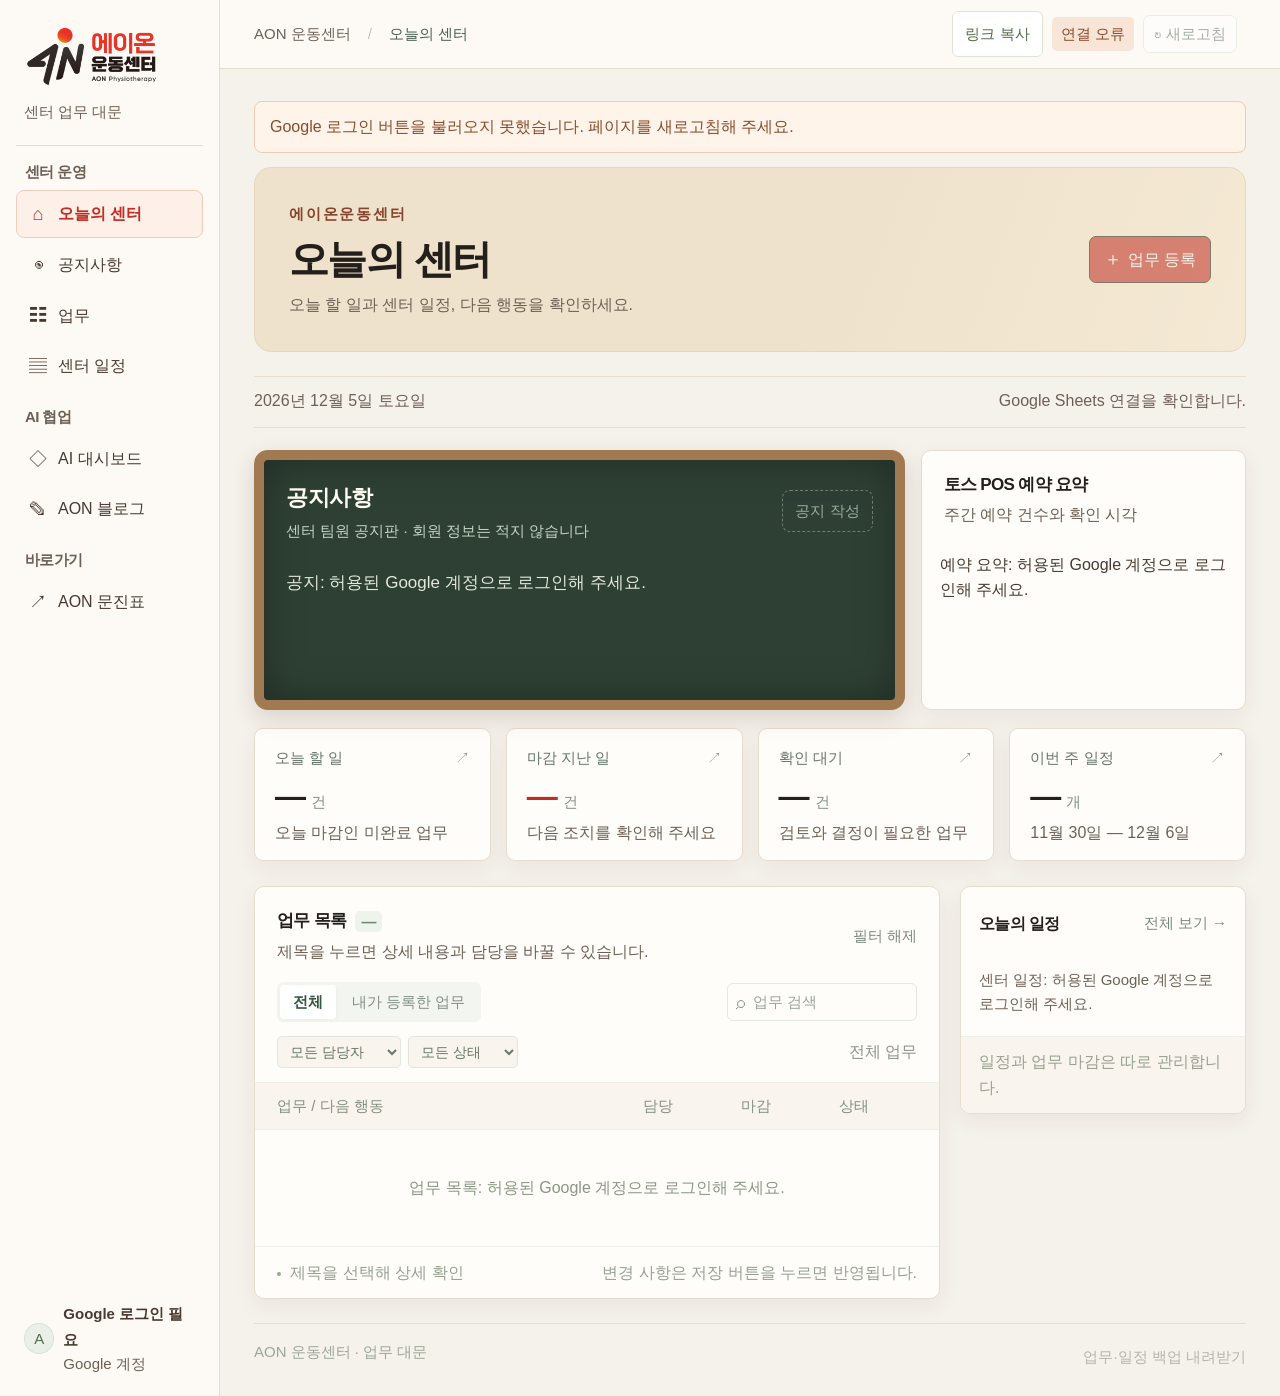
<file: index.html>
<!doctype html>
<html lang="ko">
<head><meta charset="utf-8"><meta name="viewport" content="width=device-width,initial-scale=1"><title>AON 운동센터 · 업무 대문</title><meta name="description" content="에이온운동센터 팀원 공지판과 오늘의 업무·일정·예약 요약. 허용된 팀 Google 계정으로 로그인해 확인합니다."><meta property="og:type" content="website"><meta property="og:site_name" content="AON 운동센터"><meta property="og:title" content="AON 오늘의 센터 · 공지판"><meta property="og:description" content="팀 공지, 오늘 할 일, 이번 주 예약 요약을 한곳에서 확인합니다. 팀 계정 로그인 필요."><meta property="og:image" content="https://kjp9204-oss.github.io/aon-work-board/assets/share-card.png"><meta property="og:image:width" content="1200"><meta property="og:image:height" content="630"><meta property="og:url" content="https://kjp9204-oss.github.io/aon-work-board/"><meta name="twitter:card" content="summary_large_image"><link rel="icon" href="favicon.svg">
<link rel="stylesheet" href="dashboard.css?v=20261120d">
<link rel="stylesheet" href="board-theme.css?v=20261120d">
<link rel="stylesheet" href="board-mobile.css?v=20261120d">
<script src="board-config.js?v=20261120d" defer></script>
<script src="dashboard.js?v=20261120d" defer></script>
<script src="board-links.js?v=20261120d" defer></script></head>
<body class="board-home">
<div class="app-shell">
 <aside class="sidebar">
  <a href="index.html" class="brand aon-brand" aria-label="에이온 운동센터"><img src="assets/aon-wordmark.png" alt="" width="500" height="220"></a>
  <p class="brand-description">센터 업무 대문</p>
  <nav class="board-nav" aria-label="주 메뉴">
   <section aria-labelledby="work-nav">
    <h2 id="work-nav">센터 운영</h2>
    <button type="button" class="nav-item active" data-page="overview" aria-current="page"><span aria-hidden="true">⌂</span>오늘의 센터</button>
    <button type="button" class="nav-item" data-page="notice"><span aria-hidden="true">◉</span>공지사항</button><button type="button" class="nav-item" data-page="tasks"><span aria-hidden="true">☷</span>업무</button>
    <button type="button" class="nav-item" data-page="calendar"><span aria-hidden="true">▤</span>센터 일정</button>
   </section>
   <section aria-labelledby="ai-nav">
    <h2 id="ai-nav">AI 협업</h2>
    <button type="button" class="nav-item" data-page="ai"><span aria-hidden="true">◇</span>AI 대시보드</button>
    <a class="nav-item" href="blog.html#input"><span aria-hidden="true">✎</span>AON 블로그</a>
   </section>
   <section aria-labelledby="links-nav">
    <h2 id="links-nav">바로가기</h2>
    <a class="nav-item" id="intakeLink" hidden target="_blank" rel="noopener noreferrer"><span aria-hidden="true">↗</span>AON 문진표</a>
    <span class="nav-item intake-pending" id="intakePending">AON 문진표 <small>연결 준비 중</small></span>
   </section>
  </nav>
  <div class="sidebar-bottom"><span class="avatar" aria-hidden="true">A</span><div><b id="accountName">계정 확인 중</b><small>Google 계정</small></div></div>
 </aside>
 <div class="workspace">
  <header class="topbar"><div class="breadcrumb">AON 운동센터 <span>/</span> <b id="breadcrumbCurrent">오늘의 센터</b></div><div class="topbar-actions"><button type="button" class="secondary-button share-button" id="sharePage" title="지금 보는 화면의 주소를 복사합니다">링크 복사</button><span class="preview-badge" id="serverStatus" role="status" aria-live="polite">불러오는 중</span><button type="button" id="refreshData" class="refresh-button">↻ 새로고침</button><div id="googleSignIn" aria-label="Google로 로그인"></div><button type="button" class="account-link" id="logout" hidden>로그아웃</button></div></header>
  <main>
   <div id="connectionError" class="connection-error" role="alert" hidden><span id="connectionMessage"></span> <button type="button" id="signInLink" class="text-button" hidden>구글로 다시 로그인</button></div>
   <section class="page-heading board-hero"><div><p class="eyebrow">에이온운동센터</p><h1 id="pageTitle">오늘의 센터</h1><p id="pageDescription">오늘 할 일과 센터 일정, 다음 행동을 확인하세요.</p></div><button id="addTask" class="primary-button" disabled><span aria-hidden="true">＋</span> 업무 등록</button></section>
   <div class="demo-strip"><span id="todayLabel">날짜 확인 중</span><span id="changeSummary" class="change-summary" hidden></span><span id="lastUpdated">Google Sheets 연결을 확인합니다.</span></div>
   <div id="boardRow" class="board-row">
     <section class="panel chalkboard" id="announcements" tabindex="-1">
      <div class="panel-title"><div><h2>공지사항</h2><p>센터 팀원 공지판 · 회원 정보는 적지 않습니다</p></div><button type="button" class="text-button" id="addNotice" disabled>공지 작성</button></div>
      <div id="noticeList" class="notice-list"><p>Google 로그인 후 공지가 표시됩니다.</p></div><button type="button" class="chalk-more" id="openNoticePage">공지 전체 보기 →</button>
     </section>
     <section class="panel center-extra" id="posSummary">
      <div class="panel-title"><div><h2>토스 POS 예약 요약</h2><p>주간 예약 건수와 확인 시각</p></div></div>
      <div id="posBody" class="pos-body"><p>Google 로그인 후 예약 요약이 표시됩니다.</p></div>
      <a class="text-button pos-calendar-link" id="openPosCalendar" href="#calendar" hidden>센터 일정에서 상세 보기</a>
     </section>
   </div>
   <section class="metrics" aria-label="업무 요약">
    <button class="metric" data-filter="today"><span>오늘 할 일 <i>↗</i></span><div><b id="todayCount">—</b><small>건</small></div><p>오늘 마감인 미완료 업무</p></button>
    <button class="metric" data-filter="overdue"><span>마감 지난 일 <i>↗</i></span><div><b id="overdueCount" class="rust">—</b><small>건</small></div><p>다음 조치를 확인해 주세요</p></button>
    <button class="metric" data-filter="waiting"><span>확인 대기 <i>↗</i></span><div><b id="waitingCount">—</b><small>건</small></div><p>검토와 결정이 필요한 업무</p></button>
    <button class="metric" data-filter="week"><span>이번 주 일정 <i>↗</i></span><div><b id="weekCount">—</b><small>개</small></div><p id="weekLabel"></p></button>
   </section>
   <div id="overviewLayout" class="content-grid">
    <section class="panel tasks-panel" id="tasksPanel"><div class="panel-title"><div><h2>업무 목록 <span id="taskCount" class="count-label">—</span></h2><p>제목을 누르면 상세 내용과 담당을 바꿀 수 있습니다.</p></div><button class="text-button" id="clearFilters">필터 해제</button></div>
     <div class="task-toolbar"><div class="segment" role="group" aria-label="업무 범위"><button id="allTasks" class="selected" aria-pressed="true">전체</button><button id="myTasks" aria-pressed="false">내가 등록한 업무</button></div><label class="search-wrap" for="searchTasks"><span aria-hidden="true">⌕</span><input id="searchTasks" type="search" placeholder="업무 검색" aria-label="업무 검색"></label></div>
     <div class="filter-row"><label for="ownerFilter"><span class="sr-only">담당자 필터</span><select id="ownerFilter"><option value="">모든 담당자</option></select></label><label for="statusFilter"><span class="sr-only">상태 필터</span><select id="statusFilter"><option value="">모든 상태</option><option>접수</option><option>진행 중</option><option>확인 대기</option><option>보류</option><option>완료</option></select></label><span id="filterDescription" class="filter-description">전체 업무</span></div>
     <div class="table-wrap"><table><thead><tr><th scope="col">업무 / 다음 행동</th><th scope="col">담당</th><th scope="col">마감</th><th scope="col">상태</th></tr></thead><tbody id="taskRows"></tbody></table></div><p id="emptyTasks" class="empty-state">업무를 불러오는 중입니다.</p>
     <div class="table-footer"><span><span class="legend-dot"></span> 제목을 선택해 상세 확인</span><span>변경 사항은 저장 버튼을 누르면 반영됩니다.</span></div>
    </section>
    <aside class="right-column" id="rightColumn">
     <section class="panel schedule-panel"><div class="panel-title"><h2>오늘의 일정</h2><button class="text-button" id="openCalendar">전체 보기 →</button></div><div id="todayEvents" class="timeline"></div><p class="schedule-foot">일정과 업무 마감은 따로 관리합니다.</p></section>
    </aside>
   </div>
   <section id="noticePage" class="panel calendar-panel" hidden><div class="panel-title"><div><h2>공지사항</h2><p>최근 7일 공지는 빛나게 표시됩니다 · 내린 공지는 맨 아래 회색</p></div><button type="button" class="secondary-button" id="addNoticePage" disabled>＋ 공지 작성</button></div><div id="noticePageList" class="notice-list notice-page-list"></div></section>
   <section id="calendarView" class="panel calendar-panel" hidden>
    <div class="panel-title"><div><h2>이번 주 센터 일정</h2><p id="calendarRange"></p></div><button type="button" class="secondary-button" id="addEvent" disabled>＋ 일정 등록</button></div>
    <div class="calendar-grid" id="calendarDays"></div>
    <section class="calendar-pos-section" id="calendarPos" aria-labelledby="calendarPosTitle" tabindex="-1">
     <div class="panel-title"><div><h2 id="calendarPosTitle">토스 POS 주간 예약 상세</h2><p>날짜별 예약 건수 · 고객 정보 없음</p></div><button type="button" class="secondary-button" id="addPos" disabled hidden>이번 주 요약 입력</button></div>
     <div id="posDetailBody" class="pos-body"><p>Google 로그인 후 예약 상세가 표시됩니다.</p></div>
    </section>
    <div class="all-events-section"><h3>전체 일정</h3><p>다른 주의 일정도 여기서 확인하고 수정할 수 있습니다.</p><div id="allEvents" class="all-events"></div></div><div class="calendar-note">일정을 선택하면 담당자와 시간을 수정할 수 있습니다. 모든 날짜와 시간은 한국 시간 기준입니다.</div>
   </section>
   <section class="panel ai-panel" id="ai-dashboard" tabindex="-1" aria-labelledby="ai-heading" hidden>
    <div class="panel-title">
     <div><h2 id="ai-heading">AI 대시보드</h2><p>Claude와 Codex 사이의 작업 흐름</p></div>
     <span class="pill waiting">검토용 예시</span>
    </div>
    <div class="ai-panel-body">
     <h3>한 편의 글이 완성되기까지</h3>
     <p class="ai-sample-title">운동은 꼭 30분씩 해야 할까요?</p>
     <ol>
      <li><details><summary>Claude · 글쓰기 기준과 주제 정하기</summary><p>독자, 문체, 목차와 문단 간격을 정하고 필요한 근거와 사진을 요청합니다.</p></details></li>
      <li><details><summary>Claude → Codex · 초안과 작업 지시 인계</summary><p>원고 초안, 참고 근거와 이미지별 설명을 작업 지시로 전달합니다.</p></details></li>
      <li><details><summary>Codex → Claude · 이미지와 글 검수 결과 인계</summary><p>이미지를 작업 폴더에 두고, 출처와 수정 의견을 기록합니다.</p></details></li>
      <li><details><summary>Claude · 최종 확인 후 완성 목록으로</summary><p>확인한 글 제목을 완성 목록에, 결정과 이력을 Google Sheets에 남기는 단계입니다.</p></details></li>
     </ol>
     <a class="secondary-button" href="blog.html#input">발행 전 예시 글 열기</a>
    </div>
   </section>
   <footer class="page-footer"><span>AON 운동센터 · 업무 대문</span><button id="downloadBackup" class="text-button" disabled>업무·일정 백업 내려받기</button></footer>
  </main>
 </div>
</div>
<datalist id="ownerSuggestions"></datalist>
<dialog id="taskDialog" aria-labelledby="dialogTitle"><form id="taskForm"><div class="dialog-header"><div><p class="eyebrow" id="taskIdLabel">새 업무</p><h2 id="dialogTitle">업무 등록</h2></div><button class="icon-button" type="button" id="closeDialog" aria-label="창 닫기">×</button></div><p class="dialog-note">센터 운영 업무만 기록해 주세요. 회원의 개인정보와 건강정보는 입력하지 마세요.</p><label for="taskTitle">업무 제목<input id="taskTitle" name="title" maxlength="100" required placeholder="예: 직원 교육 자료 준비"></label><div class="form-grid"><label for="taskOwner">담당자<input id="taskOwner" name="owner" list="ownerSuggestions" maxlength="40" required placeholder="담당자 이름 또는 역할"></label><label for="taskStatus">상태<select id="taskStatus" name="status"><option>접수</option><option>진행 중</option><option>확인 대기</option><option>보류</option><option>완료</option></select></label></div><div class="form-grid"><label for="taskCategory">분야<select id="taskCategory" name="category"><option>운영·시설</option><option>직원·교육</option><option>회의·행사</option><option>블로그·홍보</option></select></label><label for="taskDue">마감일<input type="date" id="taskDue" name="due"></label></div><label for="taskNext">다음 행동<textarea id="taskNext" name="next" rows="3" maxlength="300" placeholder="다음에 무엇을 하면 되는지 적어 주세요."></textarea></label><div class="result-link" id="taskResult" hidden><span>연결된 예시 글</span><a href="blog.html">블로그 예시 열기 ↗</a></div><p id="formError" class="form-error" role="alert"></p><div id="taskAuthRecovery" class="auth-recovery" hidden><p>작성한 내용은 이 창에 그대로 있습니다. 아래 버튼으로 구글에 로그인한 뒤 계속 작성하세요.</p><button type="button" id="taskResumeSession" class="secondary-button">로그인 확인 후 계속 작성</button></div><button type="button" id="reloadTask" class="text-button conflict-reload" hidden>입력을 버리고 최신 내용 다시 불러오기</button><div class="dialog-actions"><button type="button" class="secondary-button share-button" id="shareTask">링크 복사</button><button type="button" class="secondary-button" id="cancelDialog">취소</button><button type="submit" id="saveTask" class="primary-button">시트에 저장</button></div></form></dialog>
<dialog id="noticeDialog" aria-labelledby="noticeDialogTitle"><form id="noticeForm"><div class="dialog-header"><div><p class="eyebrow">공지사항</p><h2 id="noticeDialogTitle">공지 작성</h2></div><button class="icon-button" type="button" id="closeNoticeDialog" aria-label="공지 창 닫기">×</button></div><p class="dialog-note">센터 운영 공지만 적습니다. 회원 이름·연락처·건강 정보는 넣지 않습니다. 지우는 대신 상태를 ‘내림’으로 바꾸면 목록에서 빠집니다.</p><label for="noticeTitle">제목<input id="noticeTitle" maxlength="100" required placeholder="예: 다음 주 월요일 운영 회의"></label><label for="noticeBody">내용<textarea id="noticeBody" maxlength="3000" rows="10" placeholder="공지 내용 (길게 써도 됩니다)"></textarea></label><div class="form-grid"><label for="noticeOwner">작성자<input id="noticeOwner" list="ownerSuggestions" maxlength="40" required></label><label for="noticeDate">날짜<input id="noticeDate" type="date" required></label></div><label for="noticeStatus">상태<select id="noticeStatus"><option>게시</option><option>내림</option></select></label><p id="noticeFormError" class="form-error" role="alert"></p><div class="dialog-actions"><button type="button" class="secondary-button share-button" id="shareNotice">링크 복사</button><button type="button" class="secondary-button" id="cancelNoticeDialog">취소</button><button type="submit" id="saveNotice" class="primary-button">시트에 저장</button></div></form></dialog>
<dialog id="posDialog" aria-labelledby="posDialogTitle"><form id="posForm"><div class="dialog-header"><div><p class="eyebrow">토스 POS</p><h2 id="posDialogTitle">이번 주 예약 요약</h2></div><button class="icon-button" type="button" id="closePosDialog" aria-label="예약 요약 창 닫기">×</button></div><p class="dialog-note">건수만 적습니다. 고객 이름·연락처·메모·세션 내역·화면 캡처는 넣지 않습니다. 토스 POS 예약·결제 설정은 바꾸지 않습니다.</p><div class="form-grid"><label for="posWeekStart">주 시작일(월)<input id="posWeekStart" type="date" required></label><label for="posTotal">예약 건수<input id="posTotal" maxlength="20" required inputmode="numeric" placeholder="예: 23"></label></div><label for="posPeriod">기간<input id="posPeriod" maxlength="40" required placeholder="예: 11월 16일 ~ 11월 22일"></label><label for="posByDay">요일별 건수<textarea id="posByDay" maxlength="200" rows="2" placeholder="예: 월 4 · 화 5 · 수 3 · 목 6 · 금 5 · 토 0 · 일 0"></textarea></label><label for="posByTime">시간대별 건수<textarea id="posByTime" maxlength="200" rows="2" placeholder="예: 오전 7 · 오후 12 · 저녁 4"></textarea></label><label for="posNote">메모(휴무 등)<textarea id="posNote" maxlength="200" rows="2" placeholder="예: 토·일 휴무"></textarea></label><label for="posCheckedAt">토스 POS 확인 시각<input id="posCheckedAt" maxlength="40" required placeholder="예: 2026-11-20 16:10"></label><p id="posFormError" class="form-error" role="alert"></p><div class="dialog-actions"><button type="button" class="secondary-button" id="cancelPosDialog">취소</button><button type="submit" id="savePos" class="primary-button">시트에 저장</button></div></form></dialog>
<dialog id="eventDialog" aria-labelledby="eventDialogTitle"><form id="eventForm"><div class="dialog-header"><div><p class="eyebrow">센터 일정</p><h2 id="eventDialogTitle">일정 등록</h2></div><button class="icon-button" type="button" id="closeEventDialog" aria-label="일정 창 닫기">×</button></div><p class="dialog-note">회의·교육·센터 운영 일정을 기록하세요. 한국 시간 기준입니다.</p><label for="eventTitle">일정 제목<input id="eventTitle" maxlength="100" required placeholder="예: 주간 운영 회의"></label><label for="eventOwner">담당자<input id="eventOwner" list="ownerSuggestions" maxlength="40" required placeholder="담당자 이름 또는 역할"></label><div class="form-grid"><label for="eventDate">날짜<input id="eventDate" type="date" required></label><label for="eventTime">시간<input id="eventTime" type="time" required></label></div><p id="eventFormError" class="form-error" role="alert"></p><div id="eventAuthRecovery" class="auth-recovery" hidden><p>작성한 내용은 이 창에 그대로 있습니다. 아래 버튼으로 구글에 로그인한 뒤 계속 작성하세요.</p><button type="button" id="eventResumeSession" class="secondary-button">로그인 확인 후 계속 작성</button></div><button type="button" id="reloadEvent" class="text-button conflict-reload" hidden>입력을 버리고 최신 내용 다시 불러오기</button><div class="dialog-actions"><button type="button" class="secondary-button" id="cancelEventDialog">취소</button><button type="submit" id="saveEvent" class="primary-button">시트에 저장</button></div></form></dialog>
<div id="toast" class="toast" role="status" aria-live="polite" hidden></div>
</body></html>
</file>
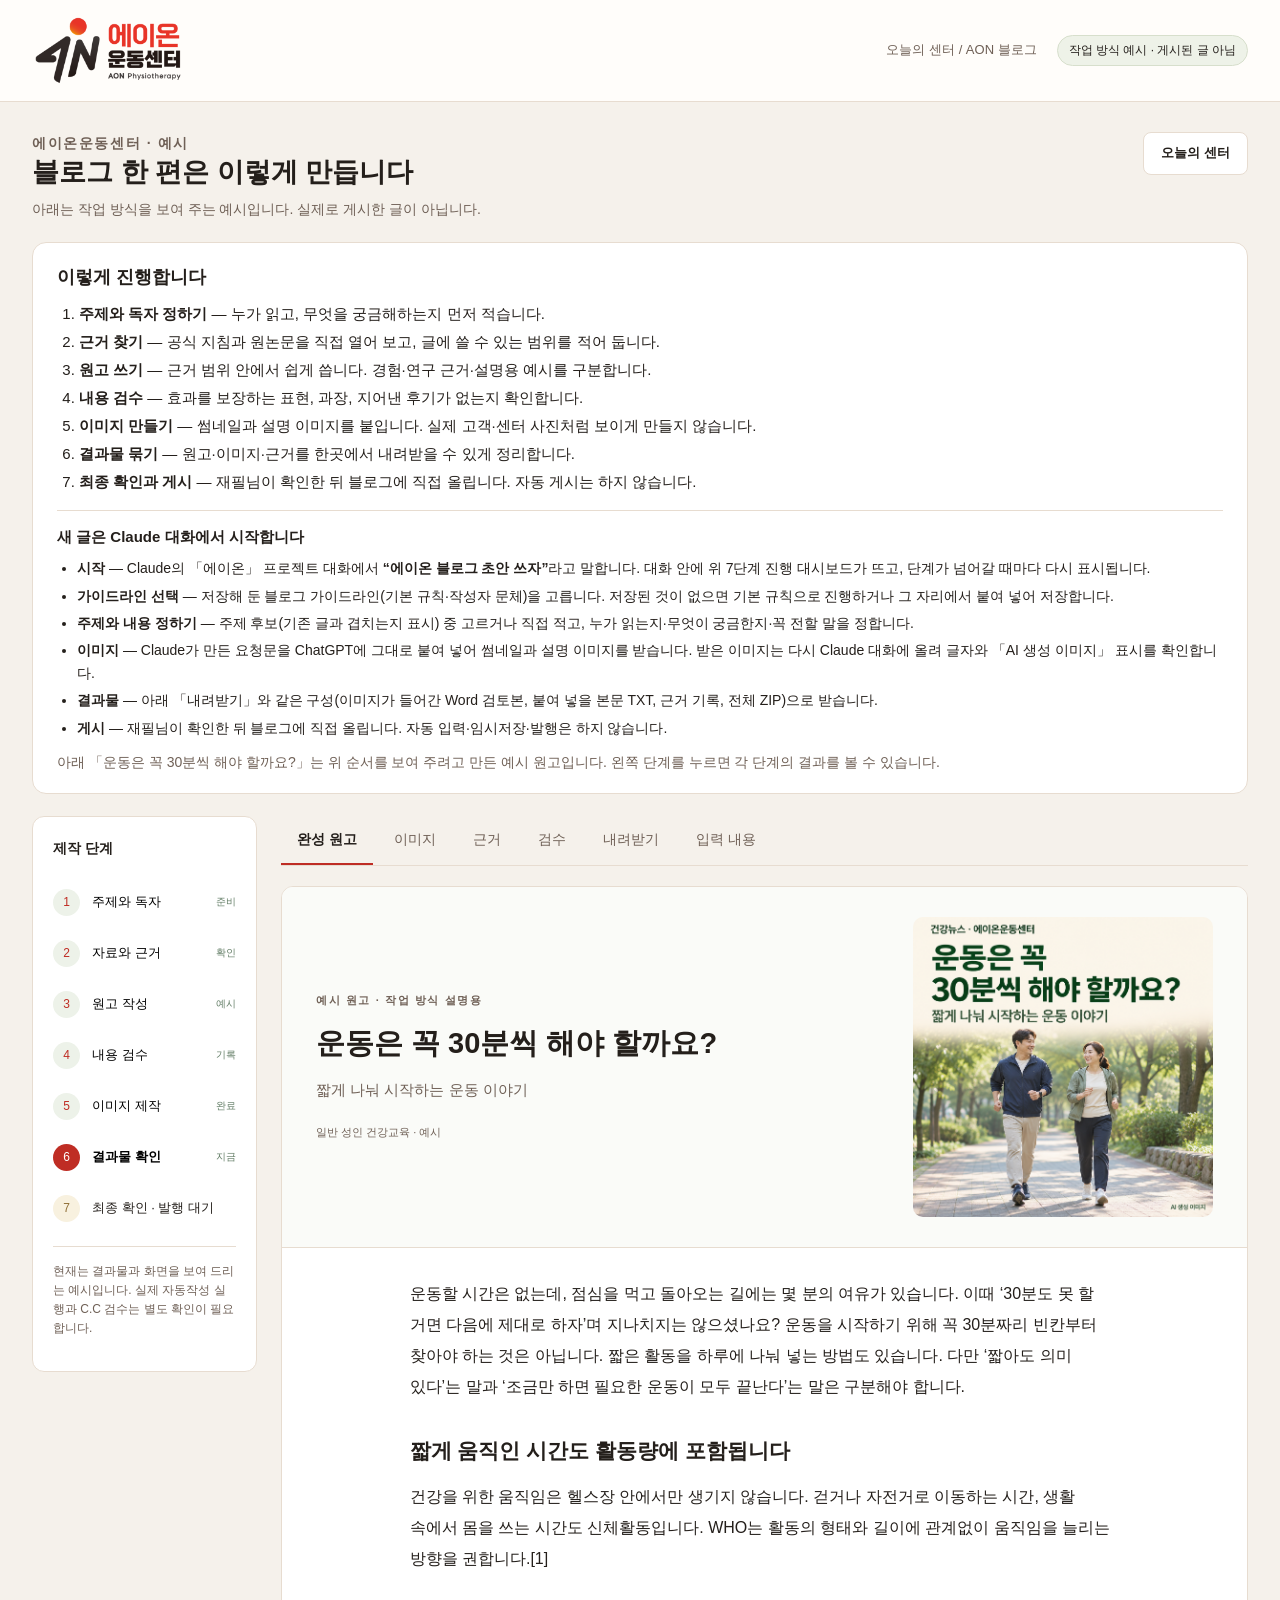
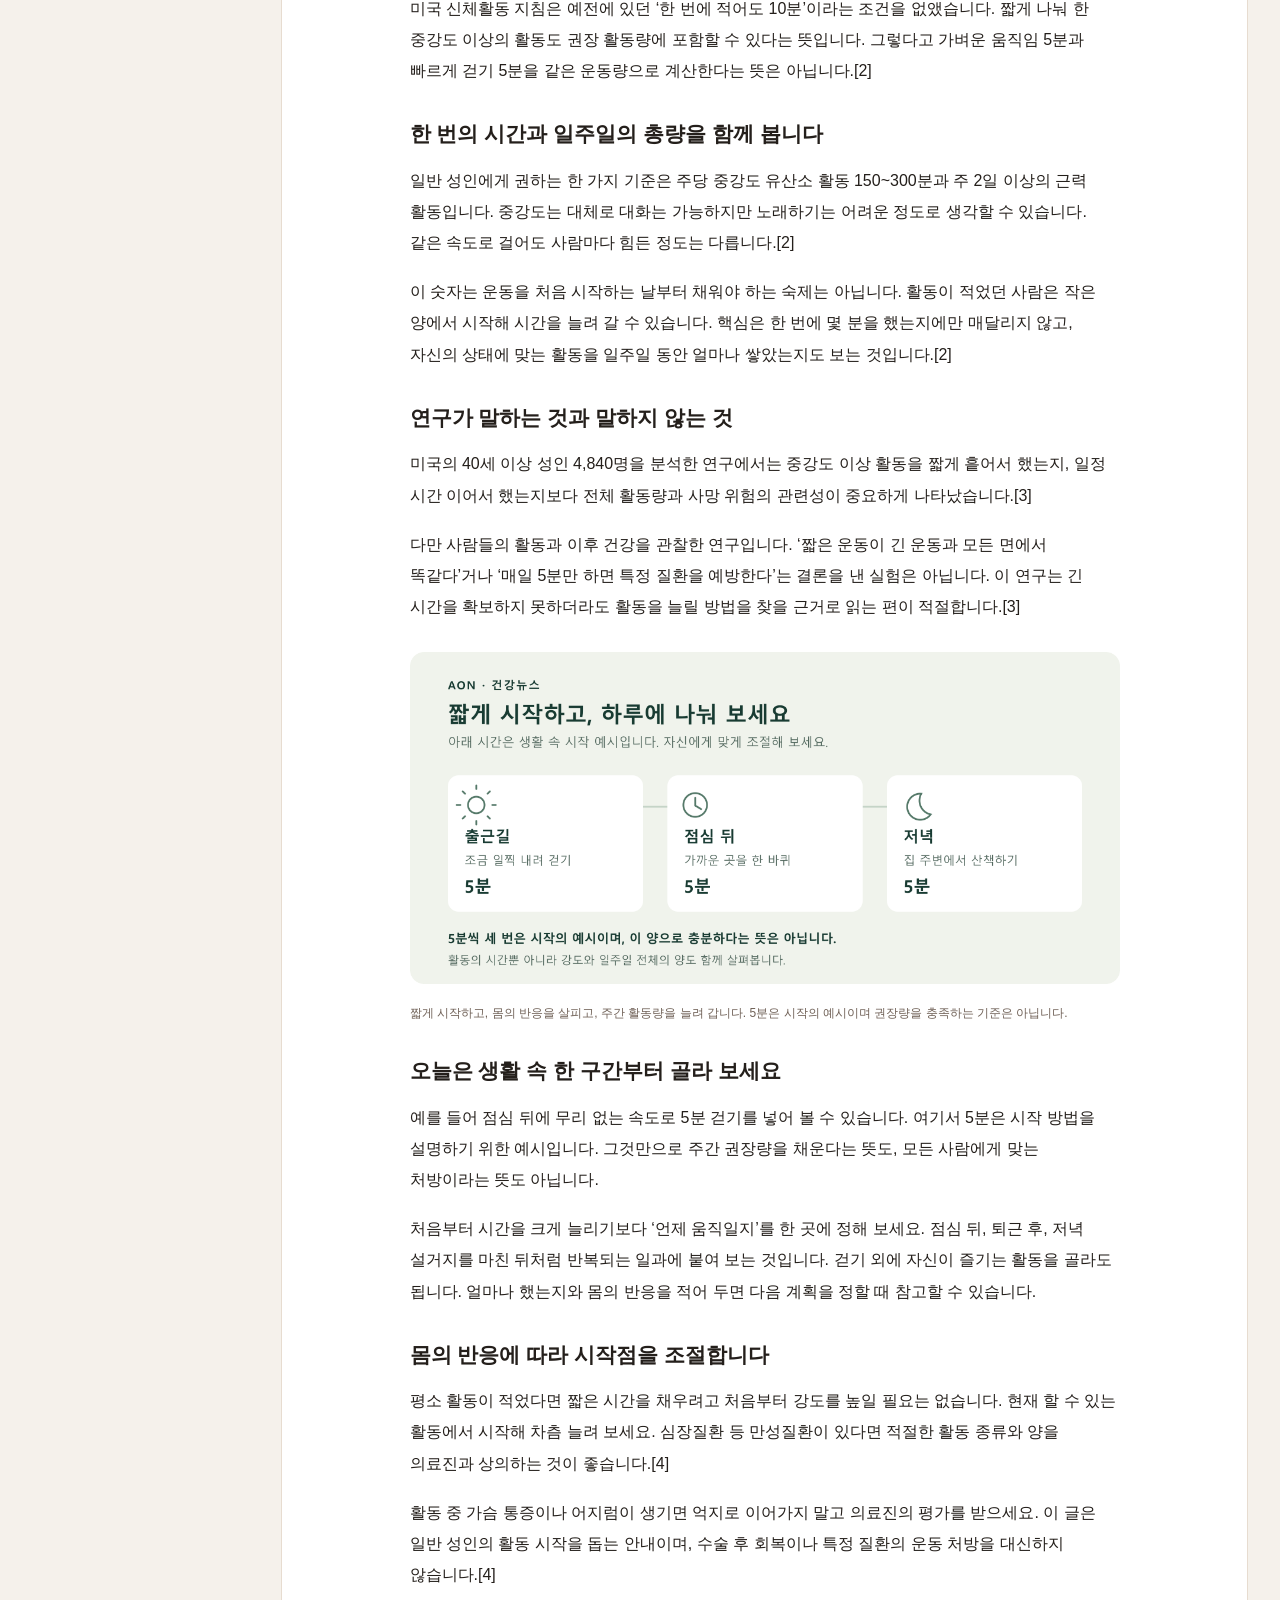
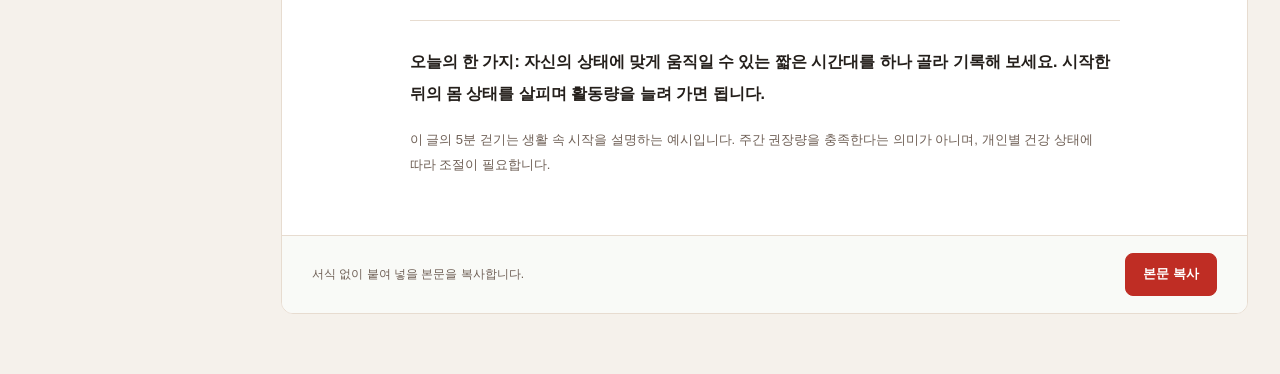
<file: blog.html>
<!doctype html><html lang="ko"><head><meta charset="utf-8"><meta name="viewport" content="width=device-width,initial-scale=1"><title>에이온 블로그 제작 방식 · 예시</title><style>
:root{--ink:#183b32;--muted:#69786f;--line:#dce4da;--bg:#f5f6f3;--green:#285540;--light:#e8eee4}*{box-sizing:border-box}body{margin:0;background:var(--bg);color:var(--ink);font:15px/1.6 'Malgun Gothic','Segoe UI',sans-serif}a{color:inherit}button{font:inherit;cursor:pointer}button,a,input{outline-offset:4px}button:focus-visible,a:focus-visible{outline:3px solid #6c9b7c}.top{background:white;border-bottom:1px solid var(--line);padding:17px 32px;display:flex;align-items:center;gap:20px}.brand{text-decoration:none;font-size:24px;font-weight:800;letter-spacing:1px}.brand small{font-size:11px;letter-spacing:0;font-weight:400;margin-left:10px;color:var(--muted)}.crumb{font-size:13px;margin-left:auto;color:var(--muted)}.badge{border:1px solid #d7dfcc;background:#eef2e8;border-radius:30px;padding:5px 11px;font-size:12px;white-space:nowrap}.wrap{max-width:1380px;margin:auto;padding:30px 32px 60px}.heading{display:flex;align-items:start;justify-content:space-between;gap:20px;margin-bottom:22px}.eyebrow{font-size:11px;letter-spacing:1.6px;color:var(--muted);margin:0 0 5px;font-weight:700}h1{font-size:27px;line-height:1.4;margin:0 0 6px}.heading p{margin:0;color:var(--muted);font-size:14px}.btn{display:inline-flex;align-items:center;justify-content:center;padding:10px 17px;border-radius:8px;text-decoration:none;border:1px solid var(--line);background:white;gap:8px;font-size:13px;font-weight:700}.primary{background:var(--green);color:white;border-color:var(--green)}.layout{display:grid;grid-template-columns:225px minmax(0,1fr);gap:24px;align-items:start}.steps{background:white;border:1px solid var(--line);border-radius:12px;padding:20px;position:sticky;top:20px}.steps h2{font-size:14px;margin:0 0 17px}.step{display:flex;align-items:center;gap:12px;width:100%;text-align:left;padding:12px 0;border:0;background:none;position:relative}.step span{border-radius:50%;background:#edf2e9;width:27px;height:27px;display:grid;place-items:center;font-size:12px;color:var(--green);flex-shrink:0}.step b{font-size:13px;font-weight:500}.step em{font-style:normal;font-size:10px;color:#617c64;margin-left:auto}.step.current b{font-weight:800}.step.current span{background:var(--green);color:white}.step.pending span{background:#f8f1df;color:#92723a}.steps .explain{font-size:12px;color:var(--muted);border-top:1px solid var(--line);padding-top:15px;margin-top:12px}.tabs{display:flex;gap:5px;overflow:auto;border-bottom:1px solid var(--line);margin-bottom:20px}.tabs button{background:none;border:0;border-bottom:2px solid transparent;color:var(--muted);padding:12px 16px;white-space:nowrap;font-size:14px}.tabs button.active{color:var(--ink);font-weight:800;border-bottom-color:var(--green)}.panel[hidden]{display:none}.paper{background:white;border:1px solid var(--line);border-radius:12px;overflow:hidden}.article-top{display:grid;grid-template-columns:1fr 300px;gap:25px;align-items:center;padding:30px 34px;border-bottom:1px solid var(--line);background:#fafbf8}.article-top img{width:100%;border-radius:10px}.article-top h2{font-size:29px;line-height:1.55;word-break:keep-all;margin:12px 0}.article-top .subtitle{font-size:15px;color:var(--muted);margin:0}.reading{max-width:790px;padding:30px 40px 40px;margin:auto;font-size:16px;line-height:1.95;word-break:keep-all;overflow-wrap:break-word}.reading h2{font-size:21px;line-height:1.55;margin:32px 0 14px}.reading p{margin:0 0 18px}.reading figure{margin:30px 0}.reading img{width:100%;height:auto}.reading figcaption{font-size:12px;color:var(--muted);line-height:1.6;margin-top:10px}.reading .takeaway{font-weight:700;border-top:1px solid var(--line);padding-top:25px;margin-top:30px}.reading .reader-note{font-size:13px;color:var(--muted)}.panel-pad{padding:28px 32px}.panel-pad h2{font-size:22px;margin:0 0 10px}.panel-pad>p{color:var(--muted)}.source{display:flex;gap:17px;padding:23px 0;border-bottom:1px solid var(--line);overflow-wrap:anywhere}.source:last-child{border:0}.source-id{min-width:31px;height:31px;background:var(--light);display:grid;place-items:center;border-radius:8px;font-size:12px;font-weight:700}.source h3{font-size:16px;margin:0 0 8px}.source p{margin:0 0 9px;font-size:14px}.source small{display:block;color:var(--muted);font-size:12px}.source a{display:inline-block;color:var(--green);margin-top:8px;font-size:13px;font-weight:700}.asset-grid{display:grid;grid-template-columns:1fr 1fr;gap:22px}.asset{border:1px solid var(--line);border-radius:10px;padding:16px;background:#fff;min-width:0}.asset img{display:block;width:100%;max-height:360px;object-fit:contain;background:#f2f4ee;border-radius:7px}.asset h3{font-size:16px;margin:16px 0 6px}.asset p{font-size:13px;color:var(--muted)}.asset .btn{margin-top:10px}.check-row{display:grid;grid-template-columns:30px 1fr auto;gap:12px;align-items:start;border-bottom:1px solid var(--line);padding:20px 0}.check-row .tick{color:var(--green);font-weight:bold}.check-row h3{font-size:15px;margin:0 0 4px}.check-row p{font-size:13px;color:var(--muted);margin:0}.check-row small{font-size:11px;background:#eaf0e6;color:#425f47;padding:4px 8px;border-radius:20px}.check-row.pending small{background:#faf0db;color:#7a6132}.download-list{display:grid;grid-template-columns:1fr 1fr;gap:12px;margin-top:23px}.download{display:flex;gap:15px;align-items:center;text-decoration:none;border:1px solid var(--line);border-radius:9px;padding:19px;transition:background .15s}.download:hover{background:#f2f5ed}.filetype{font-size:10px;letter-spacing:.7px;background:#eaf0e5;border-radius:7px;padding:13px 7px;width:49px;text-align:center;font-weight:700}.download b{font-size:14px}.download small{display:block;font-size:12px;color:var(--muted)}.download:after{content:'↓';margin-left:auto}.note{border-top:1px solid var(--line);margin-top:25px;padding-top:18px;font-size:13px;color:var(--muted)}.input-grid{display:grid;grid-template-columns:130px 1fr;gap:18px;padding:20px 0}.input-grid dt{color:var(--muted);font-size:13px}.input-grid dd{margin:0;font-size:14px}.copyrow{padding:17px 30px;background:#f9faf7;border-top:1px solid var(--line);display:flex;align-items:center;justify-content:space-between;gap:16px}.copyrow span{font-size:12px;color:var(--muted)}#copyToast{position:fixed;bottom:25px;left:50%;transform:translateX(-50%);background:var(--green);color:white;border-radius:9px;padding:12px 23px;font-size:14px;z-index:20}.back{font-size:13px;text-decoration:none}.back:hover{text-decoration:underline}.review-note{padding:14px 17px;background:#f1f4ed;border-radius:8px;font-size:13px;color:#5a6e60}.article-meta{font-size:11px;color:var(--muted);margin-top:22px}.mobile-status{display:none}
@media(max-width:1050px){.article-top{grid-template-columns:1fr 220px;padding:25px}.article-top h2{font-size:25px}.layout{grid-template-columns:190px 1fr}.steps{padding:17px}.reading{padding:25px 30px}.wrap{padding:25px 22px}.asset-grid{grid-template-columns:1fr}.asset img{max-height:400px}}
@media(max-width:750px){.top{padding:13px 16px;gap:10px}.brand small,.crumb{display:none}.top .badge{margin-left:auto;font-size:10px}.wrap{padding:22px 15px 40px}.heading{display:block}.heading h1{font-size:25px}.heading .btn{margin-top:14px}.layout{display:block}.steps{position:static;display:none}.article-top{grid-template-columns:1fr;padding:23px}.article-top img{max-width:380px;justify-self:center;order:-1}.article-top h2{font-size:25px}.reading{padding:21px 24px;font-size:16px}.panel-pad{padding:22px}.download-list{grid-template-columns:1fr}.input-grid{grid-template-columns:1fr;gap:8px}.input-grid dd{margin-bottom:14px}.copyrow{padding:17px 20px}.copyrow>span{max-width:50%}.tabs button{padding:11px 14px;font-size:13px}.mobile-status{display:block;color:var(--muted);font-size:12px;margin:0 0 14px}.check-row{grid-template-columns:22px 1fr}.check-row small{grid-column:2;justify-self:start}.heading p{font-size:13px}}
@media print{body{background:white}.top,.heading,.steps,.tabs,.copyrow,.mobile-status{display:none}.wrap{padding:0;max-width:none}.layout{display:block}.panel{display:none!important}.panel#article{display:block!important}.paper{border:0}.article-top{padding:0 0 20px;background:white}.article-top img{max-width:200px}.reading{padding:0;max-width:none;font-size:11pt}.reading h2{break-after:avoid;font-size:15pt}.reading figure{break-inside:avoid}.reading img{max-height:200px;object-fit:contain}}
.howto{background:#fff;border:1px solid var(--line);border-radius:14px;padding:20px 24px;margin-bottom:22px}.howto h2{margin:0 0 10px;font-size:18px}.howto ol{margin:0;padding-left:22px}.howto li{margin:4px 0}.howto p{margin:12px 0 0;color:var(--muted);font-size:14px}.howto-start{margin-top:16px;border-top:1px solid var(--line);padding-top:14px}.howto-start h3{margin:0 0 8px;font-size:15px}.howto-start ul{margin:0;padding-left:20px}.howto-start li{margin:5px 0;font-size:14px}.howto-start q{font-weight:700}
</style><link rel="stylesheet" href="board-theme.css"></head><body class="blog-sample">
<header class="top"><a class="brand aon-brand" href="index.html" aria-label="에이온 운동센터"><img src="assets/aon-wordmark.png" alt="" width="500" height="220"></a><span class="crumb">오늘의 센터 / AON 블로그</span><span class="badge">작업 방식 예시 · 게시된 글 아님</span></header>
<main class="wrap"><div class="heading"><div><p class="eyebrow">에이온운동센터 · 예시</p><h1>블로그 한 편은 이렇게 만듭니다</h1><p>아래는 작업 방식을 보여 주는 예시입니다. 실제로 게시한 글이 아닙니다.</p></div><a class="btn" href="index.html">오늘의 센터</a></div>
<section class="howto"><h2>이렇게 진행합니다</h2><ol><li><b>주제와 독자 정하기</b> — 누가 읽고, 무엇을 궁금해하는지 먼저 적습니다.</li><li><b>근거 찾기</b> — 공식 지침과 원논문을 직접 열어 보고, 글에 쓸 수 있는 범위를 적어 둡니다.</li><li><b>원고 쓰기</b> — 근거 범위 안에서 쉽게 씁니다. 경험·연구 근거·설명용 예시를 구분합니다.</li><li><b>내용 검수</b> — 효과를 보장하는 표현, 과장, 지어낸 후기가 없는지 확인합니다.</li><li><b>이미지 만들기</b> — 썸네일과 설명 이미지를 붙입니다. 실제 고객·센터 사진처럼 보이게 만들지 않습니다.</li><li><b>결과물 묶기</b> — 원고·이미지·근거를 한곳에서 내려받을 수 있게 정리합니다.</li><li><b>최종 확인과 게시</b> — 재필님이 확인한 뒤 블로그에 직접 올립니다. 자동 게시는 하지 않습니다.</li></ol><div class="howto-start"><h3>새 글은 Claude 대화에서 시작합니다</h3><ul><li><b>시작</b> — Claude의 「에이온」 프로젝트 대화에서 <q>에이온 블로그 초안 쓰자</q>라고 말합니다. 대화 안에 위 7단계 진행 대시보드가 뜨고, 단계가 넘어갈 때마다 다시 표시됩니다.</li><li><b>가이드라인 선택</b> — 저장해 둔 블로그 가이드라인(기본 규칙·작성자 문체)을 고릅니다. 저장된 것이 없으면 기본 규칙으로 진행하거나 그 자리에서 붙여 넣어 저장합니다.</li><li><b>주제와 내용 정하기</b> — 주제 후보(기존 글과 겹치는지 표시) 중 고르거나 직접 적고, 누가 읽는지·무엇이 궁금한지·꼭 전할 말을 정합니다.</li><li><b>이미지</b> — Claude가 만든 요청문을 ChatGPT에 그대로 붙여 넣어 썸네일과 설명 이미지를 받습니다. 받은 이미지는 다시 Claude 대화에 올려 글자와 「AI 생성 이미지」 표시를 확인합니다.</li><li><b>결과물</b> — 아래 「내려받기」와 같은 구성(이미지가 들어간 Word 검토본, 붙여 넣을 본문 TXT, 근거 기록, 전체 ZIP)으로 받습니다.</li><li><b>게시</b> — 재필님이 확인한 뒤 블로그에 직접 올립니다. 자동 입력·임시저장·발행은 하지 않습니다.</li></ul></div><p>아래 「운동은 꼭 30분씩 해야 할까요?」는 위 순서를 보여 주려고 만든 예시 원고입니다. 왼쪽 단계를 누르면 각 단계의 결과를 볼 수 있습니다.</p></section><div class="layout"><aside class="steps"><h2>제작 단계</h2><button class="step" data-tab="input"><span>1</span><b>주제와 독자</b><em>준비</em></button><button class="step" data-tab="sources"><span>2</span><b>자료와 근거</b><em>확인</em></button><button class="step" data-tab="article"><span>3</span><b>원고 작성</b><em>예시</em></button><button class="step" data-tab="review"><span>4</span><b>내용 검수</b><em>기록</em></button><button class="step" data-tab="images"><span>5</span><b>이미지 제작</b><em>완료</em></button><button class="step current" data-tab="files"><span>6</span><b>결과물 확인</b><em>지금</em></button><div class="step pending"><span>7</span><b>최종 확인 · 발행 대기</b></div><p class="explain">현재는 결과물과 화면을 보여 드리는 예시입니다. 실제 자동작성 실행과 C.C 검수는 별도 확인이 필요합니다.</p></aside>
<div><div class="tabs" role="tablist" aria-label="블로그 예시 자료"><button role="tab" class="active" aria-selected="true" data-tab="article">완성 원고</button><button role="tab" aria-selected="false" data-tab="images">이미지</button><button role="tab" aria-selected="false" data-tab="sources">근거</button><button role="tab" aria-selected="false" data-tab="review">검수</button><button role="tab" aria-selected="false" data-tab="files">내려받기</button><button role="tab" aria-selected="false" data-tab="input">입력 내용</button></div><p class="mobile-status">자료 → 원고 → 검수 → 이미지 → 결과물 확인 · 최종 확인 대기</p>
<section id="article" class="panel paper" role="tabpanel"><div class="article-top"><div><p class="eyebrow">예시 원고 · 작업 방식 설명용</p><h2>운동은 꼭 30분씩 해야 할까요?</h2><p class="subtitle">짧게 나눠 시작하는 운동 이야기</p><div class="article-meta">일반 성인 건강교육 · 예시</div></div><img src="assets/cover.png" alt="운동은 꼭 30분씩 해야 할까요 제목과 공원을 걷는 성인 두 명을 그린 AI 썸네일"></div><article class="reading"><p>운동할 시간은 없는데, 점심을 먹고 돌아오는 길에는 몇 분의 여유가 있습니다. 이때 ‘30분도 못 할 거면 다음에 제대로 하자’며 지나치지는 않으셨나요? 운동을 시작하기 위해 꼭 30분짜리 빈칸부터 찾아야 하는 것은 아닙니다. 짧은 활동을 하루에 나눠 넣는 방법도 있습니다. 다만 ‘짧아도 의미 있다’는 말과 ‘조금만 하면 필요한 운동이 모두 끝난다’는 말은 구분해야 합니다.</p><section><h2>짧게 움직인 시간도 활동량에 포함됩니다</h2><p>건강을 위한 움직임은 헬스장 안에서만 생기지 않습니다. 걷거나 자전거로 이동하는 시간, 생활 속에서 몸을 쓰는 시간도 신체활동입니다. WHO는 활동의 형태와 길이에 관계없이 움직임을 늘리는 방향을 권합니다.[1]</p><p>미국 신체활동 지침은 예전에 있던 ‘한 번에 적어도 10분’이라는 조건을 없앴습니다. 짧게 나눠 한 중강도 이상의 활동도 권장 활동량에 포함할 수 있다는 뜻입니다. 그렇다고 가벼운 움직임 5분과 빠르게 걷기 5분을 같은 운동량으로 계산한다는 뜻은 아닙니다.[2]</p></section><section><h2>한 번의 시간과 일주일의 총량을 함께 봅니다</h2><p>일반 성인에게 권하는 한 가지 기준은 주당 중강도 유산소 활동 150~300분과 주 2일 이상의 근력 활동입니다. 중강도는 대체로 대화는 가능하지만 노래하기는 어려운 정도로 생각할 수 있습니다. 같은 속도로 걸어도 사람마다 힘든 정도는 다릅니다.[2]</p><p>이 숫자는 운동을 처음 시작하는 날부터 채워야 하는 숙제는 아닙니다. 활동이 적었던 사람은 작은 양에서 시작해 시간을 늘려 갈 수 있습니다. 핵심은 한 번에 몇 분을 했는지에만 매달리지 않고, 자신의 상태에 맞는 활동을 일주일 동안 얼마나 쌓았는지도 보는 것입니다.[2]</p></section><section><h2>연구가 말하는 것과 말하지 않는 것</h2><p>미국의 40세 이상 성인 4,840명을 분석한 연구에서는 중강도 이상 활동을 짧게 흩어서 했는지, 일정 시간 이어서 했는지보다 전체 활동량과 사망 위험의 관련성이 중요하게 나타났습니다.[3]</p><p>다만 사람들의 활동과 이후 건강을 관찰한 연구입니다. ‘짧은 운동이 긴 운동과 모든 면에서 똑같다’거나 ‘매일 5분만 하면 특정 질환을 예방한다’는 결론을 낸 실험은 아닙니다. 이 연구는 긴 시간을 확보하지 못하더라도 활동을 늘릴 방법을 찾을 근거로 읽는 편이 적절합니다.[3]</p></section><figure><img src="assets/activity-guide.png" alt="출근길·점심 뒤·저녁에 각각 5분 걷기를 넣는 시작 예시"><figcaption>짧게 시작하고, 몸의 반응을 살피고, 주간 활동량을 늘려 갑니다. 5분은 시작의 예시이며 권장량을 충족하는 기준은 아닙니다.</figcaption></figure><section><h2>오늘은 생활 속 한 구간부터 골라 보세요</h2><p>예를 들어 점심 뒤에 무리 없는 속도로 5분 걷기를 넣어 볼 수 있습니다. 여기서 5분은 시작 방법을 설명하기 위한 예시입니다. 그것만으로 주간 권장량을 채운다는 뜻도, 모든 사람에게 맞는 처방이라는 뜻도 아닙니다.</p><p>처음부터 시간을 크게 늘리기보다 ‘언제 움직일지’를 한 곳에 정해 보세요. 점심 뒤, 퇴근 후, 저녁 설거지를 마친 뒤처럼 반복되는 일과에 붙여 보는 것입니다. 걷기 외에 자신이 즐기는 활동을 골라도 됩니다. 얼마나 했는지와 몸의 반응을 적어 두면 다음 계획을 정할 때 참고할 수 있습니다.</p></section><section><h2>몸의 반응에 따라 시작점을 조절합니다</h2><p>평소 활동이 적었다면 짧은 시간을 채우려고 처음부터 강도를 높일 필요는 없습니다. 현재 할 수 있는 활동에서 시작해 차츰 늘려 보세요. 심장질환 등 만성질환이 있다면 적절한 활동 종류와 양을 의료진과 상의하는 것이 좋습니다.[4]</p><p>활동 중 가슴 통증이나 어지럼이 생기면 억지로 이어가지 말고 의료진의 평가를 받으세요. 이 글은 일반 성인의 활동 시작을 돕는 안내이며, 수술 후 회복이나 특정 질환의 운동 처방을 대신하지 않습니다.[4]</p></section><p class="takeaway">오늘의 한 가지: 자신의 상태에 맞게 움직일 수 있는 짧은 시간대를 하나 골라 기록해 보세요. 시작한 뒤의 몸 상태를 살피며 활동량을 늘려 가면 됩니다.</p><p class="reader-note">이 글의 5분 걷기는 생활 속 시작을 설명하는 예시입니다. 주간 권장량을 충족한다는 의미가 아니며, 개인별 건강 상태에 따라 조절이 필요합니다.</p></article><div class="copyrow"><span>서식 없이 붙여 넣을 본문을 복사합니다.</span><button class="btn primary" id="copyArticle">본문 복사</button></div></section>
<section id="images" class="panel paper panel-pad" role="tabpanel" hidden><h2>글과 함께 사용할 이미지</h2><p>제목 썸네일 1장과 본문 설명 이미지 1장을 준비했습니다.</p><div class="asset-grid"><article class="asset"><img src="assets/cover.png" alt="건강뉴스 제목 썸네일"><h3>01 · 대표 썸네일</h3><p>글 도입에 배치합니다. 실제 고객·직원이나 센터 현장 사진이 아닌 AI 생성 이미지입니다.</p><a class="btn" href="assets/cover.png" download>PNG 내려받기 ↓</a></article><article class="asset"><img src="assets/activity-guide.png" alt="짧은 활동을 하루에 나누어 넣는 예시"><h3>02 · 본문 설명</h3><p>하루에 활동을 나눠 넣는 생활 예시입니다. 5분씩 세 번이면 충분하다는 뜻이 되지 않도록 주의 문구를 넣었습니다.</p><a class="btn" href="assets/activity-guide.png" download>PNG 내려받기 ↓</a></article></div></section>
<section id="sources" class="panel paper panel-pad" role="tabpanel" hidden><h2>주장마다 근거를 연결했습니다</h2><p>공식 지침과 원논문을 구분하고, 이 글에 적용할 수 있는 범위를 기록했습니다.</p><article class="source"><span class="source-id">1</span><div><h3>WHO · Every move counts towards better health (2020)</h3><p>걷기·이동·생활 활동도 신체활동이며 짧은 움직임부터 활동을 늘릴 수 있다는 설명</p><small>2020 지침의 공식 발표문 본문 열람. 개별 운동 처방이나 5분 효과의 직접 근거로 사용하지 않음</small><a target="_blank" rel="noreferrer" href="https://www.who.int/news/item/25-11-2020-every-move-counts-towards-better-health-says-who">원문 확인 ↗</a></div></article><article class="source"><span class="source-id">2</span><div><h3>미국 HHS · Physical Activity Guidelines Questions &amp; Answers</h3><p>최소 10분 연속 조건 삭제, 중강도 활동의 설명, 일반 성인의 주간 활동량과 점진적 시작</p><small>공식 Q&amp;A 본문 열람. 일반 성인 지침으로 사용하며 연령·질환별 개별 처방으로 확대하지 않음</small><a target="_blank" rel="noreferrer" href="https://odphp.health.gov/our-work/nutrition-physical-activity/physical-activity-guidelines/about-physical-activity-guidelines/questions-answers">원문 확인 ↗</a></div></article><article class="source"><span class="source-id">3</span><div><h3>Saint-Maurice 외 · Do Bouts Matter? (JAHA, 2018)</h3><p>40세 이상 4,840명 관찰연구에서 활동을 축적하는 방식과 총활동량·사망 위험의 관련성</p><small>PMC 원문 초록·방법·결론 열람. 관찰연구이므로 인과관계·운동 효과의 동등성·5분 최소 용량을 확정하지 않음</small><a target="_blank" rel="noreferrer" href="https://pmc.ncbi.nlm.nih.gov/articles/PMC5907548/">원문 확인 ↗</a></div></article><article class="source"><span class="source-id">4</span><div><h3>미국 NHLBI · Physical Activity and Your Heart — Risks</h3><p>활동 중 가슴 통증·어지럼, 만성질환이 있을 때 의료진 상담</p><small>공공의료기관 안내 본문 열람. 모든 운동 위험을 포괄하는 문진표는 아님</small><a target="_blank" rel="noreferrer" href="https://www.nhlbi.nih.gov/health/heart/physical-activity/risks">원문 확인 ↗</a></div></article><p class="note">확인일 2026-11-18 · 출처의 URL과 세부 한계는 근거 기록에 보존했습니다.</p></section>
<section id="review" class="panel paper panel-pad" role="tabpanel" hidden><h2>발행 전에 확인할 내용</h2><p>이번 예시의 검수 범위와 남은 확인을 함께 표시합니다.</p>
<div class="check-row"><span class="tick">✓</span><div><h3>짧은 활동과 권장량을 구분했는가</h3><p>짧게 시작할 수 있다는 설명을 주간 권장 활동량과 동일한 뜻으로 쓰지 않았습니다.</p></div><small>확인</small></div>
<div class="check-row"><span class="tick">✓</span><div><h3>연구 결과를 과장하지 않았는가</h3><p>관찰연구의 연관성을 효과 보장이나 인과관계로 표현하지 않았습니다.</p></div><small>확인</small></div>
<div class="check-row"><span class="tick">✓</span><div><h3>일반 독자가 실행 예시를 이해할 수 있는가</h3><p>출근길·점심 뒤·저녁처럼 일상 장면을 사용하고, 횟수와 시간은 예시임을 밝혔습니다.</p></div><small>확인</small></div>
<div class="check-row"><span class="tick">✓</span><div><h3>센터 경험과 효과를 만들어 내지 않았는가</h3><p>가상의 고객 후기·치료 보장·예약 유도 문구를 넣지 않았습니다.</p></div><small>확인</small></div>
<div class="check-row pending"><span>○</span><div><h3>C.C 집필 담당과 재필님 최종 확인</h3><p>이번 원고는 ChatGPT가 만든 시연용 예시입니다. C.C가 작성하거나 검수한 결과로 표시하지 않았습니다.</p></div><small>대기</small></div>
<p class="note">이 화면은 검수 상태를 보여 주는 시안입니다. 버튼을 눌렀다는 이유만으로 실제 승인이나 게시 상태가 바뀌지 않습니다.</p></section>
<section id="files" class="panel paper panel-pad" role="tabpanel" hidden><h2>예시 결과물</h2><p>이 화면에서 원고와 자료를 내려받아 검토할 수 있습니다. 최종 발행은 재필님 확인 후 진행합니다.</p><div class="download-list"><a class="download" href="deliverables/AON_짧게_시작하는_운동_검토본.docx" download><span class="filetype">WORD</span><span><b>이미지가 포함된 원고</b><small>편집 가능한 Word 검토본</small></span></a><a class="download" href="content/article-copy.txt" download><span class="filetype">TXT</span><span><b>복사할 본문</b><small>블로그 편집기에 붙여 넣기</small></span></a><a class="download" href="content/evidence.md" download><span class="filetype">REF</span><span><b>근거와 적용 범위</b><small>주장·출처·한계 기록</small></span></a><a class="download" href="deliverables/AON_블로그_발행전_예시묶음.zip" download><span class="filetype">ZIP</span><span><b>블로그 자료 모두 받기</b><small>원고·이미지·근거·검수</small></span></a></div><p class="review-note">화면의 다운로드는 실제 파일입니다. 자동 게시와 운영 시스템 연결은 실행하지 않습니다.</p></section>
<section id="input" class="panel paper panel-pad" role="tabpanel" hidden><h2>이 글을 시작할 때 넣은 내용</h2><dl class="input-grid"><dt>주제</dt><dd>30분을 연속으로 해야만 운동 효과가 있는지 궁금한 사람에게, 짧은 활동부터 시작하는 방법을 설명합니다.</dd><dt>읽을 사람</dt><dd>운동할 시간을 내기 어렵거나 처음 시작하려는 일반 성인</dd><dt>핵심 메시지</dt><dd>짧게 시작해도 활동은 쌓입니다. 자신에게 맞게 시작하고 활동량을 늘려 갑니다.</dd><dt>사용할 자료</dt><dd>WHO·HHS 공식 지침, NHLBI 안전 안내, 신체활동 시간과 건강의 연관성을 다룬 원논문</dd><dt>이미지 방향</dt><dd>실제 같은 일상 걷기 장면의 제목 썸네일 + 짧은 활동을 나눠 넣는 설명 이미지</dd><dt>센터 정보</dt><dd>확인되지 않은 운영 정보·서비스·고객 사례는 넣지 않음</dd><dt>원고 작성</dt><dd>ChatGPT 시연용 예시 · C.C 집필 결과 아님</dd></dl></section>
</div></div></main><div id="copyToast" role="status" hidden></div><script>
const articleText = "운동은 꼭 30분씩 해야 할까요?\n짧게 나눠 시작하는 운동 이야기\n\n운동할 시간은 없는데, 점심을 먹고 돌아오는 길에는 몇 분의 여유가 있습니다. 이때 ‘30분도 못 할 거면 다음에 제대로 하자’며 지나치지는 않으셨나요? 운동을 시작하기 위해 꼭 30분짜리 빈칸부터 찾아야 하는 것은 아닙니다. 짧은 활동을 하루에 나눠 넣는 방법도 있습니다. 다만 ‘짧아도 의미 있다’는 말과 ‘조금만 하면 필요한 운동이 모두 끝난다’는 말은 구분해야 합니다.\n\n짧게 움직인 시간도 활동량에 포함됩니다\n건강을 위한 움직임은 헬스장 안에서만 생기지 않습니다. 걷거나 자전거로 이동하는 시간, 생활 속에서 몸을 쓰는 시간도 신체활동입니다. WHO는 활동의 형태와 길이에 관계없이 움직임을 늘리는 방향을 권합니다.[1]\n\n미국 신체활동 지침은 예전에 있던 ‘한 번에 적어도 10분’이라는 조건을 없앴습니다. 짧게 나눠 한 중강도 이상의 활동도 권장 활동량에 포함할 수 있다는 뜻입니다. 그렇다고 가벼운 움직임 5분과 빠르게 걷기 5분을 같은 운동량으로 계산한다는 뜻은 아닙니다.[2]\n\n한 번의 시간과 일주일의 총량을 함께 봅니다\n일반 성인에게 권하는 한 가지 기준은 주당 중강도 유산소 활동 150~300분과 주 2일 이상의 근력 활동입니다. 중강도는 대체로 대화는 가능하지만 노래하기는 어려운 정도로 생각할 수 있습니다. 같은 속도로 걸어도 사람마다 힘든 정도는 다릅니다.[2]\n\n이 숫자는 운동을 처음 시작하는 날부터 채워야 하는 숙제는 아닙니다. 활동이 적었던 사람은 작은 양에서 시작해 시간을 늘려 갈 수 있습니다. 핵심은 한 번에 몇 분을 했는지에만 매달리지 않고, 자신의 상태에 맞는 활동을 일주일 동안 얼마나 쌓았는지도 보는 것입니다.[2]\n\n연구가 말하는 것과 말하지 않는 것\n미국의 40세 이상 성인 4,840명을 분석한 연구에서는 중강도 이상 활동을 짧게 흩어서 했는지, 일정 시간 이어서 했는지보다 전체 활동량과 사망 위험의 관련성이 중요하게 나타났습니다.[3]\n\n다만 사람들의 활동과 이후 건강을 관찰한 연구입니다. ‘짧은 운동이 긴 운동과 모든 면에서 똑같다’거나 ‘매일 5분만 하면 특정 질환을 예방한다’는 결론을 낸 실험은 아닙니다. 이 연구는 긴 시간을 확보하지 못하더라도 활동을 늘릴 방법을 찾을 근거로 읽는 편이 적절합니다.[3]\n\n오늘은 생활 속 한 구간부터 골라 보세요\n예를 들어 점심 뒤에 무리 없는 속도로 5분 걷기를 넣어 볼 수 있습니다. 여기서 5분은 시작 방법을 설명하기 위한 예시입니다. 그것만으로 주간 권장량을 채운다는 뜻도, 모든 사람에게 맞는 처방이라는 뜻도 아닙니다.\n\n처음부터 시간을 크게 늘리기보다 ‘언제 움직일지’를 한 곳에 정해 보세요. 점심 뒤, 퇴근 후, 저녁 설거지를 마친 뒤처럼 반복되는 일과에 붙여 보는 것입니다. 걷기 외에 자신이 즐기는 활동을 골라도 됩니다. 얼마나 했는지와 몸의 반응을 적어 두면 다음 계획을 정할 때 참고할 수 있습니다.\n\n몸의 반응에 따라 시작점을 조절합니다\n평소 활동이 적었다면 짧은 시간을 채우려고 처음부터 강도를 높일 필요는 없습니다. 현재 할 수 있는 활동에서 시작해 차츰 늘려 보세요. 심장질환 등 만성질환이 있다면 적절한 활동 종류와 양을 의료진과 상의하는 것이 좋습니다.[4]\n\n활동 중 가슴 통증이나 어지럼이 생기면 억지로 이어가지 말고 의료진의 평가를 받으세요. 이 글은 일반 성인의 활동 시작을 돕는 안내이며, 수술 후 회복이나 특정 질환의 운동 처방을 대신하지 않습니다.[4]\n\n오늘의 한 가지: 자신의 상태에 맞게 움직일 수 있는 짧은 시간대를 하나 골라 기록해 보세요. 시작한 뒤의 몸 상태를 살피며 활동량을 늘려 가면 됩니다.\n\n이 글의 5분 걷기는 생활 속 시작을 설명하는 예시입니다. 주간 권장량을 충족한다는 의미가 아니며, 개인별 건강 상태에 따라 조절이 필요합니다.\n\n참고 자료\n1 WHO · Every move counts towards better health (2020)\n2 미국 HHS · Physical Activity Guidelines Questions & Answers\n3 Saint-Maurice 외 · Do Bouts Matter? (JAHA, 2018)\n4 미국 NHLBI · Physical Activity and Your Heart — Risks";
function showTab(id){if(!document.getElementById(id))return;document.querySelectorAll('.panel').forEach(p=>p.hidden=p.id!==id);document.querySelectorAll('.tabs button').forEach(b=>{b.classList.toggle('active',b.dataset.tab===id);b.setAttribute('aria-selected',String(b.dataset.tab===id))});document.querySelectorAll('.step[data-tab]').forEach(b=>b.classList.toggle('current',b.dataset.tab===id));history.replaceState(null,'','#'+id)}
document.querySelectorAll('[data-tab]').forEach(b=>b.addEventListener('click',()=>showTab(b.dataset.tab)));if(location.hash)showTab(location.hash.slice(1));
document.getElementById('copyArticle').addEventListener('click',async()=>{try{if(navigator.clipboard){await navigator.clipboard.writeText(articleText)}else{const t=document.createElement('textarea');t.value=articleText;document.body.append(t);t.select();if(!document.execCommand('copy'))throw Error();t.remove()}const n=document.getElementById('copyToast');n.textContent='본문을 복사했습니다.';n.hidden=false;setTimeout(()=>n.hidden=true,2200)}catch(e){const n=document.getElementById('copyToast');n.textContent='복사가 제한되어 있습니다. 내려받기의 TXT 파일을 이용해 주세요.';n.hidden=false;setTimeout(()=>n.hidden=true,4500)}});
</script></body></html>
</file>
<file: dashboard.css>
:root{--paper:#f5f6f3;--white:#fff;--ink:#183b32;--body:#31473f;--muted:#728078;--line:#e1e6df;--green:#326a55;--pale:#eaf0e8;--rust:#b06845;--shadow:0 6px 20px #203c2d04}*{box-sizing:border-box}body{margin:0;background:var(--paper);color:var(--body);font:16px/1.6 "Malgun Gothic","Apple SD Gothic Neo","Segoe UI",sans-serif}button,input,select,textarea{font:inherit}button,a,select{touch-action:manipulation}button{cursor:pointer}a{color:inherit;text-decoration:none}button{border:0}button:focus-visible,a:focus-visible,input:focus-visible,select:focus-visible,textarea:focus-visible{outline:3px solid #90b7a6;outline-offset:3px}[hidden]{display:none!important}h1,h2,h3,p{margin:0}h1,h2,h3{color:var(--ink);letter-spacing:-.04em}button{color:inherit}button:disabled{cursor:not-allowed}.app-shell{display:grid;grid-template-columns:204px minmax(0,1fr);min-height:100vh}.sidebar{padding:35px 19px 20px;background:#fff;border-right:1px solid var(--line);display:flex;flex-direction:column;min-height:100vh}.brand{display:flex;gap:11px;align-items:center;padding:0 8px}.brand-mark{display:grid;place-items:center;background:var(--ink);color:white;width:39px;height:43px;border-radius:10px;font:600 28px Georgia,serif}.brand b{display:block;font-size:23px;line-height:1.2;letter-spacing:.06em;color:var(--ink)}.brand small{font-size:13px;letter-spacing:.18em;color:var(--muted);font-weight:700}.brand-description{font-size:15px;color:var(--muted);padding:17px 8px 28px;border-bottom:1px solid var(--line)}.nav-caption{font-size:14px;color:#8b978f;margin:27px 12px 10px;letter-spacing:.08em}.sidebar nav{display:grid;gap:6px}.nav-item{display:flex;gap:10px;align-items:center;width:100%;text-align:left;background:transparent;padding:12px 11px;border-radius:8px;font-size:16px;color:#65786c;white-space:nowrap}.nav-item>span{font-size:18px;width:20px;text-align:center;line-height:1}.nav-item i{font-style:normal;margin-left:auto}.nav-item:hover{background:#f1f5ee}.nav-item.active{background:#e8eee4;color:#254c3c;font-weight:700}.sidebar-note{margin:46px 0 24px;padding:17px 12px;border-top:1px solid var(--line);border-bottom:1px solid var(--line)}.note-dot{display:inline-block;width:5px;height:5px;border-radius:50%;background:#82a88a;margin-right:7px;vertical-align:middle}.sidebar-note b{font-size:15px}.sidebar-note p{color:var(--muted);font-size:15px;margin-top:9px;line-height:1.9}.sidebar-bottom{display:flex;gap:9px;align-items:center;margin-top:auto;padding:16px 8px 0}.avatar{display:grid;place-items:center;background:#eaf0e8;border:1px solid #d7e2d4;color:#4a7056;width:31px;height:31px;border-radius:50%;font-size:15px}.sidebar-bottom b{font-size:15px}.sidebar-bottom small{display:block;font-size:13px;color:var(--muted)}.workspace{min-width:0}.topbar{height:69px;border-bottom:1px solid var(--line);background:#ffffffa8;display:flex;justify-content:space-between;align-items:center;padding:0 34px;gap:12px}.breadcrumb{font-size:15px;color:var(--muted)}.breadcrumb span{padding:0 13px;color:#bdc7be}.breadcrumb b{font-weight:500;color:#485e50}.preview-badge{font-size:14px;padding:5px 9px;background:#edf2e9;color:#57734f;border-radius:5px;white-space:nowrap}main{padding:32px 34px 22px;max-width:1650px;margin:auto}.page-heading{display:flex;align-items:center;justify-content:space-between;gap:20px;margin-bottom:24px}.eyebrow{font-size:13px;letter-spacing:.12em;color:#7b927e;font-weight:700}.page-heading h1{font-size:28px;line-height:1.4;margin-top:5px;font-weight:650}.page-heading p:last-child{font-size:16px;color:var(--muted);margin-top:5px}.primary-button{display:inline-flex;align-items:center;justify-content:center;gap:6px;background:var(--ink);color:white;border:1px solid var(--ink);padding:10px 14px;border-radius:7px;font-size:16px;white-space:nowrap}.primary-button:hover{background:#2c5648}.primary-button>span{font-size:18px;line-height:1}.demo-strip{padding:11px 0 13px;border-top:1px solid var(--line);border-bottom:1px solid var(--line);display:flex;justify-content:space-between;gap:10px;font-size:14px;color:#7a877d;margin-bottom:22px}.demo-strip b{color:#536c59;font-weight:600;margin-left:8px}.demo-strip button{color:#536c59;text-decoration:underline;text-underline-offset:3px;margin-left:11px;padding:0;background:none;font-size:14px}.metrics{display:grid;grid-template-columns:repeat(4,minmax(0,1fr));gap:15px;margin-bottom:25px}.metric{text-align:left;padding:17px 20px 15px;border:1px solid var(--line);border-radius:9px;background:#fff;box-shadow:var(--shadow);transition:border-color .15s,transform .15s}.metric:hover{border-color:#a7bfa9;transform:translateY(-2px)}.metric>span{font-size:15px;color:#647569;display:flex;justify-content:space-between}.metric i{font-style:normal;color:#95a698}.metric>div{display:flex;align-items:baseline;gap:5px;margin-top:5px}.metric b{font-family:"Segoe UI",sans-serif;font-size:31px;line-height:1.45;color:var(--ink);font-weight:600}.metric b.rust{color:var(--rust)}.metric small{font-size:15px;color:#819082}.metric p{font-size:14px;color:#89938c}.content-grid{display:grid;grid-template-columns:minmax(0,1fr) 286px;gap:20px;align-items:start}.panel{background:#fff;border:1px solid var(--line);border-radius:10px;box-shadow:var(--shadow);min-width:0;overflow:hidden}.panel-title{padding:20px 22px 18px;display:flex;gap:12px;align-items:center;justify-content:space-between}.panel-title h2{font-size:17px;font-weight:650;letter-spacing:-.04em}.panel-title p{font-size:14px;color:#8a958e;margin-top:4px}.count-label{font-size:15px;color:#6b856e;background:#eef3eb;border-radius:5px;padding:2px 6px;margin-left:5px;font-weight:600;vertical-align:middle}.text-button{color:#7c8a7e;font-size:14px;background:none;white-space:nowrap;padding:5px 0}.text-button:hover{color:var(--ink)}.task-toolbar{display:flex;justify-content:space-between;gap:16px;align-items:center;padding:0 22px 14px}.segment{display:flex;gap:3px;background:#f3f5f0;padding:3px;border-radius:6px}.segment button{font-size:15px;background:transparent;padding:5px 13px;color:#849084;border-radius:4px;white-space:nowrap}.segment .selected{background:#fff;color:#345840;box-shadow:0 1px 4px #1e422a0b;font-weight:600}.search-wrap{display:flex;align-items:center;gap:6px;border:1px solid #e4e9e0;border-radius:6px;padding:4px 8px;max-width:190px;min-width:0}.search-wrap span{font-size:18px;color:#8a9b89}.search-wrap input{width:100%;min-width:0;border:0;outline:0;font-size:15px;color:var(--body);background:none}.search-wrap input::placeholder{color:#9aa39a}.filter-row{display:flex;gap:7px;align-items:center;padding:0 22px 14px}.filter-row select{font-size:14px;border:1px solid #e1e6dc;background:#fff;border-radius:5px;padding:6px 20px 6px 8px;color:#667965;max-width:135px}.filter-description{margin-left:auto;font-size:14px;color:#8a958b}.table-wrap{width:100%;overflow-x:auto}table{width:100%;border-collapse:collapse;font-size:15px;text-align:left}thead{background:#f8faf6;color:#849080;font-size:13px}th{padding:11px 12px;border-top:1px solid #edf0e9;border-bottom:1px solid #edf0e9;font-weight:500;white-space:nowrap}th:first-child{padding-left:22px;width:55%}th:last-child{padding-right:20px}td{padding:15px 12px;border-bottom:1px solid #edf0e9;vertical-align:middle}td:first-child{padding-left:22px}td:last-child{padding-right:18px;white-space:nowrap}tbody tr:last-child td{border-bottom:0}tbody tr:hover{background:#fafcf8}.task-title{display:block;background:none;text-align:left;padding:0;color:#314e3b;font-weight:650;font-size:15px;line-height:1.6;letter-spacing:-.02em}.task-title:hover{text-decoration:underline;text-underline-offset:3px}.task-meta{display:flex;align-items:center;gap:6px;font-size:13px;color:#8d9a8d;margin-bottom:4px}.category-label{font-size:13px;letter-spacing:0;color:#758b78}.task-next{font-size:13px;color:#8b978a;line-height:1.6;margin-top:4px}.owner-cell{white-space:nowrap;color:#73826f;font-size:14px}.date-cell{font-family:"Segoe UI","Malgun Gothic",sans-serif;white-space:nowrap;font-size:14px;color:#73816e}.date-cell.overdue{color:#b27652}.pill{display:inline-flex;align-items:center;gap:4px;font-size:13px;line-height:1.5;padding:4px 7px;border-radius:5px;white-space:nowrap;background:#f0f3ee;color:#7a8a73}.pill.progress{color:#4e7d6a;background:#e9f3ec}.pill.waiting{color:#967545;background:#f7f1e4}.pill.done{color:#77916f;background:#f0f4ed}.pill.hold{color:#8c8891;background:#f2f0f4}.table-footer{display:flex;justify-content:space-between;gap:8px;align-items:center;border-top:1px solid #edf0e9;padding:13px 22px;font-size:13px;color:#96a091}.legend-dot{display:inline-block;width:4px;height:4px;border-radius:50%;background:#93ad89;margin:0 5px 2px 0}.right-column{display:grid;gap:18px}.schedule-panel .panel-title{padding:19px 18px 12px}.schedule-panel .panel-title h2{font-size:16px}.timeline{padding:4px 18px 0}.event{display:grid;grid-template-columns:39px 1fr;gap:13px;position:relative;padding-bottom:19px;font-size:15px}.event::before{content:"";position:absolute;left:45px;top:11px;bottom:-1px;width:1px;background:#e2e8dc}.event:last-child::before{display:none}.event::after{content:"";position:absolute;left:42px;top:7px;background:#94ac90;width:7px;height:7px;border-radius:50%;border:2px solid white;box-shadow:0 0 0 1px #b4c5ae}.event time{font:10px/1.9 "Segoe UI",sans-serif;color:#75876b}.event b{font-weight:600;color:#4c6346;font-size:14px}.event small{display:block;color:#9aa391;font-size:13px;margin-top:4px}.schedule-foot{font-size:13px;padding:12px 18px;color:#98a18e;border-top:1px solid #edf0e8;background:#fafbf8}.blog-panel .panel-title{padding:18px 18px 13px}.blog-panel .panel-title h2{font-size:16px}.blog-cover{display:block;margin:0 18px;height:139px;overflow:hidden;border-radius:6px;background:#dce7dc}.blog-cover img{display:block;width:100%;height:100%;object-fit:cover}.blog-body{padding:16px 18px 18px}.blog-body>.eyebrow{font-size:13px;letter-spacing:.06em}.blog-body h3{font-size:20px;line-height:1.55;margin-top:6px;letter-spacing:-.04em;font-weight:650}.blog-body p{font-size:14px;color:#8c9886;line-height:1.8;margin-top:7px}.mini-progress{display:flex;align-items:center;justify-content:space-between;font-size:13px;color:#8da085;margin:17px 0}.mini-progress i{display:block;height:1px;background:#dce7d7;width:13px}.mini-progress b{font-weight:600;color:#98794d}.secondary-button{display:flex;align-items:center;justify-content:space-between;gap:10px;padding:10px 12px;border:1px solid #dce6d7;border-radius:6px;background:#fff;color:#537048;font-size:14px}.secondary-button:hover{background:#f3f7ef}.page-footer{font-size:13px;color:#9da797;display:flex;justify-content:space-between;gap:12px;margin-top:24px;padding-top:16px;border-top:1px solid var(--line)}.empty-state{padding:45px 20px;text-align:center;color:#8a9784;font-size:16px}.calendar-panel{margin-bottom:20px}.calendar-grid{display:grid;grid-template-columns:repeat(7,minmax(0,1fr));padding:0 20px 20px}.calendar-day{min-height:260px;border:1px solid #e5eadf;border-right:0;padding:10px 9px;background:#fcfdfb}.calendar-day:last-child{border-right:1px solid #e5eadf}.calendar-day.today{background:#eef5e9}.calendar-day>span{font-size:14px;color:#8c9a81;display:block}.calendar-day>strong{font-family:"Segoe UI",sans-serif;font-weight:500;font-size:21px;color:#537447}.calendar-event{margin-top:12px;background:#fff;padding:9px 8px;border-radius:5px;border-left:2px solid #87aa78;box-shadow:0 2px 6px #173b2705}.calendar-event time{font-size:13px;color:#819074}.calendar-event b{display:block;font-size:14px;line-height:1.65;margin-top:3px;color:#567249}.calendar-event small{font-size:13px;color:#95a08c}.calendar-note{font-size:14px;color:#8b9780;padding:13px 20px;background:#f8faf5;border-top:1px solid var(--line)}dialog{border:1px solid #dce5d5;border-radius:14px;padding:0;width:min(530px,calc(100% - 28px));box-shadow:0 20px 80px #1a30282b;color:var(--body)}dialog::backdrop{background:#183b3255;backdrop-filter:blur(3px)}dialog form{padding:26px}dialog h2{font-size:21px}.dialog-header{display:flex;align-items:center;justify-content:space-between}.icon-button{font-size:25px;background:#f3f6ef;border-radius:50%;width:32px;height:32px;line-height:1}.dialog-note{font-size:14px;color:#89977f;background:#f5f7f0;padding:10px 12px;border-radius:5px;margin:15px 0 20px}dialog label{display:grid;gap:7px;font-size:15px;color:#5d7550;margin-top:14px}dialog input,dialog select,dialog textarea{width:100%;border:1px solid #dce5d4;border-radius:6px;padding:9px 10px;background:#fff;color:#3c5631;font-size:16px}dialog textarea{resize:vertical}.form-grid{display:grid;grid-template-columns:1fr 1fr;gap:14px}.dialog-actions{display:flex;justify-content:flex-end;gap:9px;margin-top:20px;padding-top:18px;border-top:1px solid #e7ecdf}.dialog-actions .secondary-button{padding:9px 18px}.form-error{font-size:15px;color:#a66448;margin-top:10px}.result-link{padding:12px;background:#f3f7ee;border-radius:6px;font-size:15px;margin-top:15px;display:flex;justify-content:space-between;gap:10px}.result-link span{color:#8b997b}.result-link a{color:#466c34;text-decoration:underline}.toast{position:fixed;bottom:24px;left:50%;transform:translateX(-50%);padding:12px 20px;background:#234936;color:white;border-radius:8px;font-size:16px;box-shadow:0 4px 20px #183b3222;max-width:90%;z-index:10}.sr-only{position:absolute;width:1px;height:1px;padding:0;margin:-1px;overflow:hidden;clip:rect(0,0,0,0);white-space:nowrap;border:0}.content-grid.tasks-only{grid-template-columns:1fr}.content-grid.tasks-only .right-column{display:none}
@media(min-width:1500px){main{padding:38px 42px}.content-grid{grid-template-columns:minmax(0,1fr) 310px}.blog-cover{height:155px}td{padding-top:17px;padding-bottom:17px}}
@media(max-width:1180px){.app-shell{grid-template-columns:185px minmax(0,1fr)}main{padding:27px 24px}.topbar{padding:0 24px}.content-grid{grid-template-columns:minmax(0,1fr) 260px;gap:15px}.panel-title{padding:18px}.task-toolbar,.filter-row{padding-left:18px;padding-right:18px}th:first-child,td:first-child{padding-left:18px}.metric{padding:14px}.metric p{font-size:13px}.metric b{font-size:28px}.blog-body h3{font-size:19px}.owner-cell{font-size:13px}td{padding-left:8px;padding-right:8px}.demo-strip{font-size:13px;flex-wrap:wrap}.calendar-grid{grid-template-columns:repeat(4,1fr);gap:0}.calendar-day{border-right:1px solid #e5eadf;min-height:180px}}
@media(max-width:1010px){.content-grid{grid-template-columns:1fr}.right-column{grid-template-columns:1fr 1fr;align-items:start}.blog-cover{height:130px}.blog-body h3 br{display:none}.blog-body h3{font-size:18px}.sidebar{padding-left:13px;padding-right:13px}.blog-body p br{display:none}.metrics{gap:10px}.metric{padding:12px}.metric>span{font-size:14px}.metric p{min-height:28px}.page-heading h1{font-size:25px}.task-title{font-size:16px}.owner-cell,.date-cell{font-size:15px}}
@media(max-width:760px){.app-shell{display:block}.sidebar{position:static;min-height:0;padding:15px 18px 11px;border-right:0;border-bottom:1px solid var(--line)}.brand{padding:0;gap:8px;display:inline-flex}.brand-mark{height:30px;width:29px;border-radius:7px;font-size:21px}.brand b{font-size:19px}.brand small{font-size:13px}.brand-description{display:inline-block;margin-left:14px;border:0;padding:0;font-size:14px}.nav-caption,.sidebar-note,.sidebar-bottom{display:none}.sidebar nav{display:flex;gap:4px;margin-top:14px;overflow-x:auto}.nav-item{width:auto;white-space:nowrap;padding:8px 10px;font-size:14px;gap:6px}.nav-item>span{font-size:16px;width:15px}.nav-item i{display:none}.topbar{height:51px;padding:0 18px}.breadcrumb{font-size:13px}.breadcrumb span{padding:0 5px}.preview-badge{font-size:13px;padding:4px 6px}main{padding:22px 18px}.page-heading{margin-bottom:17px;gap:12px}.page-heading h1{font-size:23px}.page-heading p:last-child{font-size:14px}.eyebrow{font-size:13px}.primary-button{font-size:14px;padding:9px 11px}.demo-strip{line-height:1.7;margin-bottom:17px;gap:4px}.metrics{grid-template-columns:repeat(2,minmax(0,1fr));gap:10px;margin-bottom:18px}.metric{padding:13px 15px}.metric p{min-height:0;font-size:13px}.metric b{font-size:27px}.content-grid{gap:15px}.panel-title{padding:17px 16px 14px}.panel-title h2{font-size:17px}.panel-title p{font-size:13px}.task-toolbar,.filter-row{padding-left:16px;padding-right:16px}.task-toolbar{gap:10px}.search-wrap{max-width:150px}.segment button{padding:5px 10px}.filter-description{font-size:13px}.table-wrap{overflow-x:visible}table,tbody{display:block}thead{display:none}tbody tr{display:grid;grid-template-columns:1fr auto auto;align-items:center;padding:13px 16px;column-gap:10px;border-top:1px solid #edf0e9}td,td:first-child,td:last-child{padding:0;border:0}.task-main{grid-column:1/-1;margin-bottom:9px}.task-title{font-size:16px}.task-next{font-size:14px}.task-meta{font-size:13px}.owner-cell{font-size:14px}.date-cell{font-size:14px}.table-footer{padding:12px 16px;font-size:13px;flex-wrap:wrap}.right-column{grid-template-columns:1fr 1fr;gap:15px}.right-column .panel-title{padding:15px 14px 12px;gap:5px}.right-column .panel-title h2{font-size:16px}.blog-panel .pill{font-size:13px;padding:3px 4px}.blog-cover{margin:0 14px;height:125px}.blog-body{padding:12px 14px 14px}.blog-body h3{font-size:18px}.blog-body p{font-size:13px}.mini-progress{font-size:13px;gap:3px}.mini-progress i{width:5px}.timeline{padding:4px 14px 0}.event{grid-template-columns:31px 1fr;gap:11px}.event::before{left:35px}.event::after{left:32px}.event time{font-size:13px}.event b{font-size:14px}.schedule-foot{font-size:13px;padding:12px 14px}.page-footer{font-size:13px;flex-wrap:wrap;gap:3px}.calendar-grid{grid-template-columns:repeat(2,minmax(0,1fr));padding:0 15px 15px}.calendar-day{min-height:160px}.calendar-note{font-size:13px;padding:12px 15px}}
@media(max-width:440px){.right-column{grid-template-columns:1fr}.blog-cover{height:160px}.blog-body h3{font-size:20px}.blog-panel .pill{font-size:13px}.mini-progress{font-size:13px}.mini-progress i{width:25px}.right-column .panel-title h2{font-size:16px}.event{grid-template-columns:39px 1fr;gap:13px}.event::before{left:45px}.event::after{left:42px}.event b{font-size:15px}.form-grid{gap:10px}dialog form{padding:20px}.result-link{flex-direction:column}.page-heading .primary-button{padding:9px;font-size:13px}.page-heading h1{font-size:22px}.filter-row select{max-width:116px;font-size:13px}.filter-description{font-size:13px}.nav-item{padding:8px;font-size:13px}.nav-item>span{font-size:16px;width:13px}}

/* Reuse the existing AON entrance's compact cream-and-green identity. */
:root{--paper:#f5f6ef;--ink:#253c31;--line:#dce4d8;--green:#285540;--pale:#e6efdf}
.app-shell{grid-template-columns:220px minmax(0,1fr)}
.sidebar{padding:27px 16px 20px}.brand-description{padding-top:14px;padding-bottom:21px}.brand small{font-size:14px;letter-spacing:.06em}.nav-item{min-height:43px;font-size:16px;border:1px solid transparent}.nav-item.active{background:#e6efdf;border-color:#d4e2ca;color:#285540}.nav-caption{margin-top:22px}.sidebar-note{margin-top:32px;padding:14px 12px;background:#f6f8f0;border:1px solid #e3eada;border-radius:10px}.sidebar-note p{font-size:14px}.topbar-actions{display:flex;align-items:center;gap:9px}.refresh-button{background:#fff;border:1px solid #dbe3d5;color:#60715f;font-size:14px;border-radius:7px;padding:6px 10px;white-space:nowrap}.refresh-button:hover{background:#eff4e9}.page-heading h1{font-size:27px}.page-heading>.eyebrow{letter-spacing:.08em}
@media(max-width:1180px){.app-shell{grid-template-columns:196px minmax(0,1fr)}.topbar{padding-left:24px;padding-right:24px}.preview-badge{font-size:13px}}
@media(max-width:760px){.app-shell{display:block}.sidebar{padding:15px 18px 11px}.brand small{font-size:13px}.brand-description{padding:0;font-size:13px}.nav-item{min-height:34px;font-size:14px}.topbar{height:auto;min-height:51px;padding:10px 18px;flex-wrap:wrap;gap:8px}.topbar-actions{gap:7px}.preview-badge{font-size:13px}.refresh-button{padding:4px 7px;font-size:13px}.page-heading h1{font-size:23px}}
@media(max-width:440px){.nav-item{padding:8px;font-size:13px}.page-heading h1{font-size:22px}}
/* Shared server workspace controls. */
button:disabled{opacity:.55}.account-link{font-size:14px;color:#60715f;text-decoration:underline;text-underline-offset:3px;white-space:nowrap}.connection-error{padding:12px 15px;margin-bottom:20px;background:#fff4e9;border:1px solid #edccb4;border-radius:8px;color:#8a4c2d;font-size:16px;overflow-wrap:anywhere}.connection-error a{font-weight:700;text-decoration:underline;margin-left:8px}.preview-badge[data-state="error"]{background:#f9e5d7;color:#8b4b2d}.sidebar-bottom>div{min-width:0}.sidebar-bottom b{overflow-wrap:anywhere}.event-button{width:100%;background:transparent;text-align:left;color:inherit}.event-button:hover{background:#f5f8f1}.event-button>span{display:block;min-width:0}.event-button b,.event-button small{display:block;overflow-wrap:anywhere}.empty-events{color:var(--muted);font-size:15px;padding:12px 0 20px}.calendar-event{display:block;width:100%;text-align:left;color:inherit;font:inherit;overflow-wrap:anywhere}.calendar-event:hover{background:#dde8d7}.calendar-event b,.calendar-event time,.calendar-event small{display:block}.empty-calendar{color:#929e93;font-size:14px;margin-top:18px}.conflict-reload{display:block;margin-top:8px;text-align:left;text-decoration:underline}.task-title,.task-next,.owner-cell{overflow-wrap:anywhere}.task-meta{min-height:13px}.dialog-actions{flex-wrap:wrap}dialog label input[list]{width:100%;min-width:0}.task-toolbar .segment{flex-shrink:0}.demo-strip{gap:6px;flex-wrap:wrap}
@media(max-width:760px){.topbar-actions{flex-wrap:wrap}.account-link{font-size:13px}.task-toolbar{flex-wrap:wrap}.task-toolbar .search-wrap{max-width:none;flex:1;min-width:110px}.segment button{font-size:14px;padding:5px 8px}.connection-error{font-size:15px}.calendar-panel .panel-title{gap:10px;align-items:flex-start}.calendar-panel .panel-title>div{min-width:0}.calendar-panel .secondary-button{white-space:nowrap}.calendar-event{font-size:15px}.page-footer .text-button{font-size:14px}}
.auth-recovery{padding:13px;margin:10px 0;background:#f3f7ed;border:1px solid #d4e1c9;border-radius:8px;font-size:16px}.auth-recovery p{margin-bottom:10px;color:var(--body)}.auth-recovery a{display:inline-block;text-decoration:underline;text-underline-offset:3px;margin:0 10px 10px 0;color:var(--green);font-weight:700}.auth-recovery .secondary-button{margin-top:4px}.all-events-section{padding:18px 22px;border-top:1px solid var(--line)}.all-events-section h3{font-size:17px}.all-events-section>p{font-size:15px;color:var(--muted);margin:4px 0 12px}.all-events{max-height:360px;overflow:auto}.all-event-button{display:grid;grid-template-columns:160px minmax(0,1fr) 100px;gap:14px;align-items:center;width:100%;padding:12px 8px;border-bottom:1px solid var(--line);text-align:left;background:transparent;overflow-wrap:anywhere}.all-event-button:hover{background:var(--pale)}.all-event-button time{font-size:15px;color:var(--muted)}.all-event-button b{font-size:16px}.all-event-button small{font-size:15px;color:var(--muted)}@media(max-width:760px){.all-events-section{padding:15px}.all-event-button{grid-template-columns:1fr auto;gap:4px 12px}.all-event-button time{grid-column:1/-1}.all-event-button b{font-size:15px}.auth-recovery{font-size:15px}}

.pos-body{padding:0 18px 16px}.pos-body p{margin:6px 0}.pos-total{font-size:26px;font-weight:800;color:var(--ink);line-height:1.3}.pos-total small{font-size:16px;font-weight:400;color:var(--muted);margin-left:6px}.pos-line{font-size:16px;color:var(--body)}.pos-line b{color:var(--ink);margin-right:6px}.pos-meta{font-size:15px;color:var(--muted)}.pos-warn{font-size:16px;color:var(--rust)}
.notice-list{padding:0 18px 16px}.notice-list>p{color:var(--muted);margin:4px 0}.notice-item{display:block;width:100%;text-align:left;background:none;padding:10px 0;border-top:1px solid var(--line)}.notice-item:first-child{border-top:0}.notice-item b{display:block;color:var(--ink);font-size:16px}.notice-item span{display:block;font-size:16px;color:var(--body);white-space:pre-line;margin-top:2px}.notice-item small{display:block;font-size:15px;color:var(--muted);margin-top:3px}
.notice-page-list{padding:0 22px 20px}.notice-page-list .notice-item{padding:14px 0}.notice-item.down b,.notice-item.down span{color:var(--muted)}
</file>
<file: board-theme.css>
/* Palette and official wordmark follow the reference Today's Center and Blog screens. */
.board-home {
  --paper: #f5f1eb;
  --white: #fffdfa;
  --ink: #241f1b;
  --body: #493930;
  --muted: #6f6056;
  --line: #e7dcd0;
  --green: #bf2d24;
  --pale: #fdf0e8;
  --rust: #bf2d24;
  --shadow: 0 7px 22px #503a2610;
  background: var(--paper);
}
.board-home .sidebar, .board-home .topbar { background: #fdfaf6; }
.board-home .aon-brand img, .blog-sample .aon-brand img {
  display: block;
  height: auto;
  max-width: 100%;
}
.board-home .aon-brand img { width: 135px; }
.board-home .brand-description { color: var(--muted); border-color: var(--line); }
.board-home .board-nav { display: grid; gap: 15px; margin-top: 14px; }
.board-home .board-nav section { display: grid; gap: 3px; min-width: 0; }
.board-home .board-nav h2 { margin: 0 9px 3px; font-size: 15px; text-transform: none; color: var(--muted); }
.board-home .board-nav .nav-item { color: var(--body); line-height: 1.35; }
.board-home .board-nav .nav-item.active { color: var(--green); background: var(--pale); border-color: #f1cebb; }
.board-home .board-nav .nav-item:hover { background: var(--pale); }
.board-home .intake-pending { opacity: .8; }
.board-home .intake-pending small { font-size: 14px; }
.board-home .topbar-actions { flex-wrap: wrap; }
.board-home .board-hero {
  background: #efe2cc;
  background: linear-gradient(110deg, #efe2cc 58%, #f4e9d4 100%);
  border: 1px solid #e9d7bd;
  border-radius: 17px;
  padding: clamp(18px, 4vw, 34px);
  min-height: 146px;
}
.board-home .page-heading h1 { color: var(--ink); font-size: clamp(26px, 4vw, 40px); }
.board-home .page-heading .eyebrow { color: #87432c; }
.board-home .page-heading p, .board-home .demo-strip { color: var(--muted); }
.board-home .primary-button, .board-home .primary-button:hover { background: #bf2d24; color: #fff; }
.board-home .primary-button:hover { background: #a92820; }
.board-home .panel, .board-home .metric { background: var(--white); border-color: var(--line); }
.board-home .metric p, .board-home .panel-title p { color: var(--muted); }
.board-home th, .board-home .schedule-foot, .board-home .filter-row select { background: #f9f4ed; }
.board-home #connectionError { margin-bottom: 14px; }
.board-home #googleSignIn { max-width: 100%; }
.board-home #logout { background: transparent; border: 0; color: var(--green); }
.board-home .center-extra > p { margin: 0; padding: 0 18px 16px; color: var(--muted); }
.board-home .pos-calendar-link { display: inline-block; margin: 0 18px 16px; }
.board-home .calendar-pos-section { border-top: 1px solid var(--line); scroll-margin-top: 14px; }
.board-home .pos-detail-value { white-space: pre-line; overflow-wrap: anywhere; }
.board-home .pos-days { display: grid; grid-template-columns: repeat(auto-fit, minmax(min(100%, 110px), 1fr)); gap: 6px; margin: 6px 0 10px; padding: 0; list-style: none; }
.board-home .pos-days li { display: flex; flex-direction: column; padding: 7px 10px; border: 1px solid var(--line); border-radius: 8px; }
.board-home .pos-days time { font-size: 15px; color: var(--muted); }
.board-home .pos-days b { font-size: 16px; color: var(--ink); }
.board-home #announcements, .board-home #ai-dashboard { scroll-margin-top: 14px; }
.board-home .ai-panel { margin-top: 18px; }
.board-home .ai-panel-body { padding: 0 20px 20px; }
.board-home .ai-panel-body h3 { margin: 0 0 3px; font-size: 18px; }
.board-home .ai-sample-title { margin: 0 0 10px; color: var(--muted); }
.board-home .ai-panel-body ol { margin: 0 0 15px; padding: 0; list-style: none; }
.board-home .ai-panel-body li { border-top: 1px solid var(--line); }
.board-home .ai-panel-body summary { padding: 10px 0; cursor: pointer; font-weight: 700; }
.board-home .ai-panel-body details p { margin: 0 0 10px 15px; color: var(--muted); }
.board-home [hidden], .blog-sample [hidden] { display: none !important; }
.blog-sample { --ink: #241f1b; --muted: #6f6056; --line: #e7dcd0; --bg: #f5f1eb; --green: #bf2d24; --light: #fdf0e8; }
.blog-sample .top { background: #fffdfa; }
.blog-sample .aon-brand img { width: clamp(115px, 16vw, 152px); }
@media (max-width: 760px) {
  .board-home .sidebar { padding-bottom: 11px; }
  .board-home .aon-brand img { width: 115px; }
  .board-home .board-nav section { display: flex; align-items: center; flex-wrap: wrap; }
  .board-home .board-nav { gap: 4px; margin-top: 7px; }
  .board-home .board-nav h2 { margin: 0 5px 0 0; }
  .board-home .board-nav .nav-item { min-height: 32px; flex: 0 1 auto; padding: 5px 7px; }
  .board-home .board-hero { align-items: flex-start; gap: 10px; }
}
@media (max-width: 450px) {
  .board-home .board-hero { flex-direction: column; }
  .board-home .topbar-actions { justify-content: flex-start; }
  .blog-sample .aon-brand img { width: 103px; }
}
</file>
<file: board-mobile.css>
/* Phone layout: one column, readable 16px text, a single swipeable menu row that stays on top. */
html { -webkit-text-size-adjust: 100%; }
@media (max-width: 760px) {
  .board-home .sidebar { position: sticky; top: 0; z-index: 20; padding: 10px 14px 8px; display: flex; flex-direction: column; gap: 6px; box-shadow: 0 2px 10px #503a2612; }
  .board-home .aon-brand img { width: 96px; }
  .board-home .brand-description { display: none; }
  .board-home .board-nav { display: flex; flex-wrap: nowrap; gap: 6px; margin: 0; overflow-x: auto; -webkit-overflow-scrolling: touch; scrollbar-width: none; scroll-snap-type: x proximity; }
  .board-home .board-nav::-webkit-scrollbar { display: none; }
  .board-home .board-nav section { display: flex; flex-wrap: nowrap; gap: 6px; flex: 0 0 auto; }
  .board-home .board-nav h2 { display: none; }
  .board-home .board-nav .nav-item { min-height: 44px; padding: 8px 12px; font-size: 15px; white-space: nowrap; scroll-snap-align: start; border: 1px solid var(--line); border-radius: 22px; flex: 0 0 auto; width: auto; }
  .board-home .topbar { height: auto; min-height: 52px; padding: 8px 14px; }
  .board-home .breadcrumb { display: none; }
  .board-home .topbar-actions { width: 100%; justify-content: flex-end; gap: 8px; }
  .board-home .topbar-actions button, .board-home .topbar-actions a { min-height: 40px; }
  .board-home main { padding: 14px 12px 28px; }
  .board-home .board-hero { min-height: 0; padding: 16px; border-radius: 14px; gap: 12px; flex-direction: column; }
  .board-home .page-heading h1 { font-size: 26px; }
  .board-home .page-heading p:last-child { font-size: 15px; }
  .board-home .primary-button { min-height: 44px; font-size: 16px; }
  .board-home .demo-strip { font-size: 13px; margin-bottom: 12px; flex-wrap: wrap; }
  .board-home .metrics { gap: 8px; margin-bottom: 14px; }
  .board-home .metric { padding: 12px 14px; }
  .board-home .metric b { font-size: 28px; }
  .board-home .metric p { font-size: 13px; }
  .board-home .right-column { grid-template-columns: 1fr; gap: 12px; }
  .board-home .right-column .panel-title h2, .board-home .panel-title h2 { font-size: 18px; }
  .board-home .panel-title p { font-size: 13px; }
  .board-home .task-toolbar { flex-wrap: wrap; }
  .board-home .search-wrap { max-width: none; flex: 1 1 100%; }
  .board-home .search-wrap input, .board-home .filter-row select { min-height: 44px; font-size: 16px; }
  .board-home .filter-row { flex-wrap: wrap; gap: 8px; }
  .board-home .filter-row label { flex: 1 1 140px; }
  .board-home .filter-row select { width: 100%; }
  .board-home .filter-description { flex: 1 1 100%; }
  .board-home .task-title { font-size: 17px; text-align: left; }
  .board-home .task-next { font-size: 15px; }
  .board-home .task-meta, .board-home .owner-cell, .board-home .date-cell { font-size: 14px; }
  .board-home .pill { font-size: 13px; }
  .board-home .text-button { min-height: 40px; font-size: 15px; }
  .board-home .table-footer { font-size: 13px; }
  .board-home .event time, .board-home .event b { font-size: 15px; }
  .board-home .calendar-grid { grid-template-columns: 1fr; }
  .board-home .calendar-day { min-height: 0; }
  .board-home dialog { width: calc(100vw - 16px); max-width: none; max-height: calc(100dvh - 16px); margin: auto; overflow-y: auto; }
  .board-home dialog input, .board-home dialog select, .board-home dialog textarea { font-size: 16px; min-height: 44px; }
  .board-home .form-grid { grid-template-columns: 1fr; }
  .board-home .page-footer { font-size: 13px; }
}

/* Notice chalkboard and reservation card sit at the top of 오늘의 센터. */
.board-home .board-row { display: grid; grid-template-columns: minmax(0, 2fr) minmax(280px, 1fr); gap: 16px; margin-bottom: 18px; align-items: stretch; }
.board-home .chalkboard { background: #2e4034; border: 10px solid #a27a52; border-radius: 14px; box-shadow: inset 0 0 40px #0000004d, 0 8px 22px #3a2a1a26; color: #f2efe4; min-height: 260px; display: flex; flex-direction: column; position: relative; }
.board-home .chalkboard::after { content: ""; position: absolute; left: 12%; right: 12%; bottom: -10px; height: 6px; background: #8a6440; border-radius: 3px 3px 0 0; }
.board-home .chalkboard .panel-title h2 { color: #fffdf3; font-size: 22px; letter-spacing: -.02em; }
.board-home .chalkboard .panel-title p { color: #c9d3c6; font-size: 15px; }
.board-home .chalkboard .text-button { color: #fffdf3; border: 1px dashed #e8e3d0aa; border-radius: 8px; padding: 8px 12px; background: transparent; font-size: 15px; }
.board-home .chalkboard .text-button:disabled { opacity: .55; }
.board-home .chalkboard .notice-list { padding: 4px 22px 22px; flex: 1; }
.board-home .chalkboard .notice-list > p { color: #e4e8dc; font-size: 17px; }
.board-home .chalkboard .notice-list .pos-warn { color: #ffd7a3; }
.board-home .chalkboard .notice-item { border-top: 1px dashed #e8e3d055; padding: 12px 0; color: #f2efe4; }
.board-home .chalkboard .notice-item:first-child { border-top: 0; }
.board-home .chalkboard .notice-item b { color: #fffdf3; font-size: 19px; }
.board-home .chalkboard .notice-item span { color: #e8ece0; font-size: 16px; }
.board-home .chalkboard .notice-item small { color: #b9c6b7; font-size: 13px; }
.board-home .board-row #posSummary { margin: 0; }
@media (max-width: 1010px) { .board-home .board-row { grid-template-columns: 1fr; } }
@media (max-width: 760px) {
  .board-home .board-row { gap: 12px; margin-bottom: 14px; }
  .board-home .chalkboard { border-width: 8px; min-height: 200px; }
  .board-home .chalkboard .panel-title { padding: 14px 16px 8px; }
  .board-home .chalkboard .notice-list { padding: 0 16px 16px; }
}

/* NEW marks and week-long glowing notices so the team does not miss changes. */
@keyframes aonGlow { 0%, 100% { box-shadow: 0 0 0 0 #f4b84000; } 50% { box-shadow: 0 0 22px 4px #f4b840aa; } }
@keyframes aonNew { 0%, 100% { opacity: 1; } 50% { opacity: .55; } }
.board-home .new-badge { display: inline-block; background: #bf2d24; color: #fff; font-size: 12px; font-weight: 800; letter-spacing: .04em; line-height: 1; padding: 4px 6px; border-radius: 6px; margin-right: 7px; vertical-align: middle; animation: aonNew 1.6s ease-in-out infinite; }
.board-home tr.is-new { background: #fff6ec; }
.board-home .change-summary { background: #bf2d24; color: #fff; border-radius: 999px; padding: 3px 12px; font-weight: 700; font-size: 14px; }
.board-home .chalkboard .notice-item.fresh b { color: #ffe9a8; text-shadow: 0 0 10px #ffd36a99; }
.board-home .chalkboard .notice-date { font-style: normal; font-weight: 600; color: #b9c6b7; margin-right: 10px; font-size: 15px; }
.board-home .chalkboard .notice-item.fresh .notice-date { color: #ffe9a8; }
.board-home .chalkboard .clamp { display: -webkit-box; -webkit-line-clamp: 2; -webkit-box-orient: vertical; overflow: hidden; white-space: normal; }
.board-home .chalk-more { margin: 0 22px 18px; align-self: flex-start; background: transparent; color: #fffdf3; border: 1px dashed #e8e3d0aa; border-radius: 8px; padding: 8px 14px; font-size: 15px; min-height: 40px; }
.board-home .notice-page-list { display: grid; gap: 14px; padding: 4px 22px 24px; }
.board-home .notice-card { display: grid; grid-template-columns: 130px minmax(0, 1fr); gap: 18px; background: #fffdfa; border: 1px solid var(--line); border-radius: 14px; padding: 18px 20px; scroll-margin-top: 90px; }
.board-home .notice-card.fresh { border: 2px solid #f2b84b; background: #fffaf0; animation: aonGlow 2.6s ease-in-out infinite; }
.board-home .notice-card.flash { outline: 3px solid #bf2d24; }
.board-home .notice-card.down { opacity: .55; }
.board-home .notice-when strong { display: block; font-size: 20px; color: var(--ink); }
.board-home .notice-when small { display: inline-block; margin-top: 6px; font-size: 13px; color: var(--muted); }
.board-home .notice-when .fresh-label { background: #f2b84b; color: #3b2a0a; border-radius: 6px; padding: 2px 8px; font-weight: 700; }
.board-home .notice-main h3 { margin: 0 0 8px; font-size: 20px; color: var(--ink); line-height: 1.45; }
.board-home .notice-body { margin: 0 0 12px; font-size: 16px; line-height: 1.8; white-space: pre-line; color: var(--body); overflow-wrap: anywhere; }
.board-home .notice-foot { display: flex; gap: 12px; align-items: center; flex-wrap: wrap; }
.board-home .notice-foot small { color: var(--muted); font-size: 14px; margin-right: auto; }
@media (prefers-reduced-motion: reduce) { .board-home .notice-card.fresh, .board-home .new-badge { animation: none; } }
@media (max-width: 760px) {
  .board-home .notice-page-list { padding: 4px 12px 18px; }
  .board-home .notice-card { grid-template-columns: 1fr; gap: 8px; padding: 16px; }
  .board-home .notice-when { display: flex; gap: 8px; align-items: center; flex-wrap: wrap; }
  .board-home .notice-when small { margin-top: 0; }
  .board-home .chalk-more { margin: 0 16px 14px; }
}

/* Readable floor on every screen size: content 16px, labels and buttons 15px, small tags 13px. */
.board-home .task-next, .board-home .owner-cell, .board-home .date-cell, .board-home .panel-title p,
.board-home .demo-strip span, .board-home .schedule-foot, .board-home .table-footer span, .board-home .event small,
.board-home .metric p, .board-home .notice-item span, .board-home .pos-line, .board-home .filter-description { font-size: 16px; }
.board-home .text-button, .board-home .secondary-button, .board-home .refresh-button, .board-home .account-link,
.board-home .preview-badge, .board-home .change-summary, .board-home th, .board-home .category-label,
.board-home .eyebrow, .board-home .sidebar small, .board-home .pos-meta, .board-home .page-footer { font-size: 15px; }
.board-home .pill, .board-home .new-badge { font-size: 13px; }
</file>
